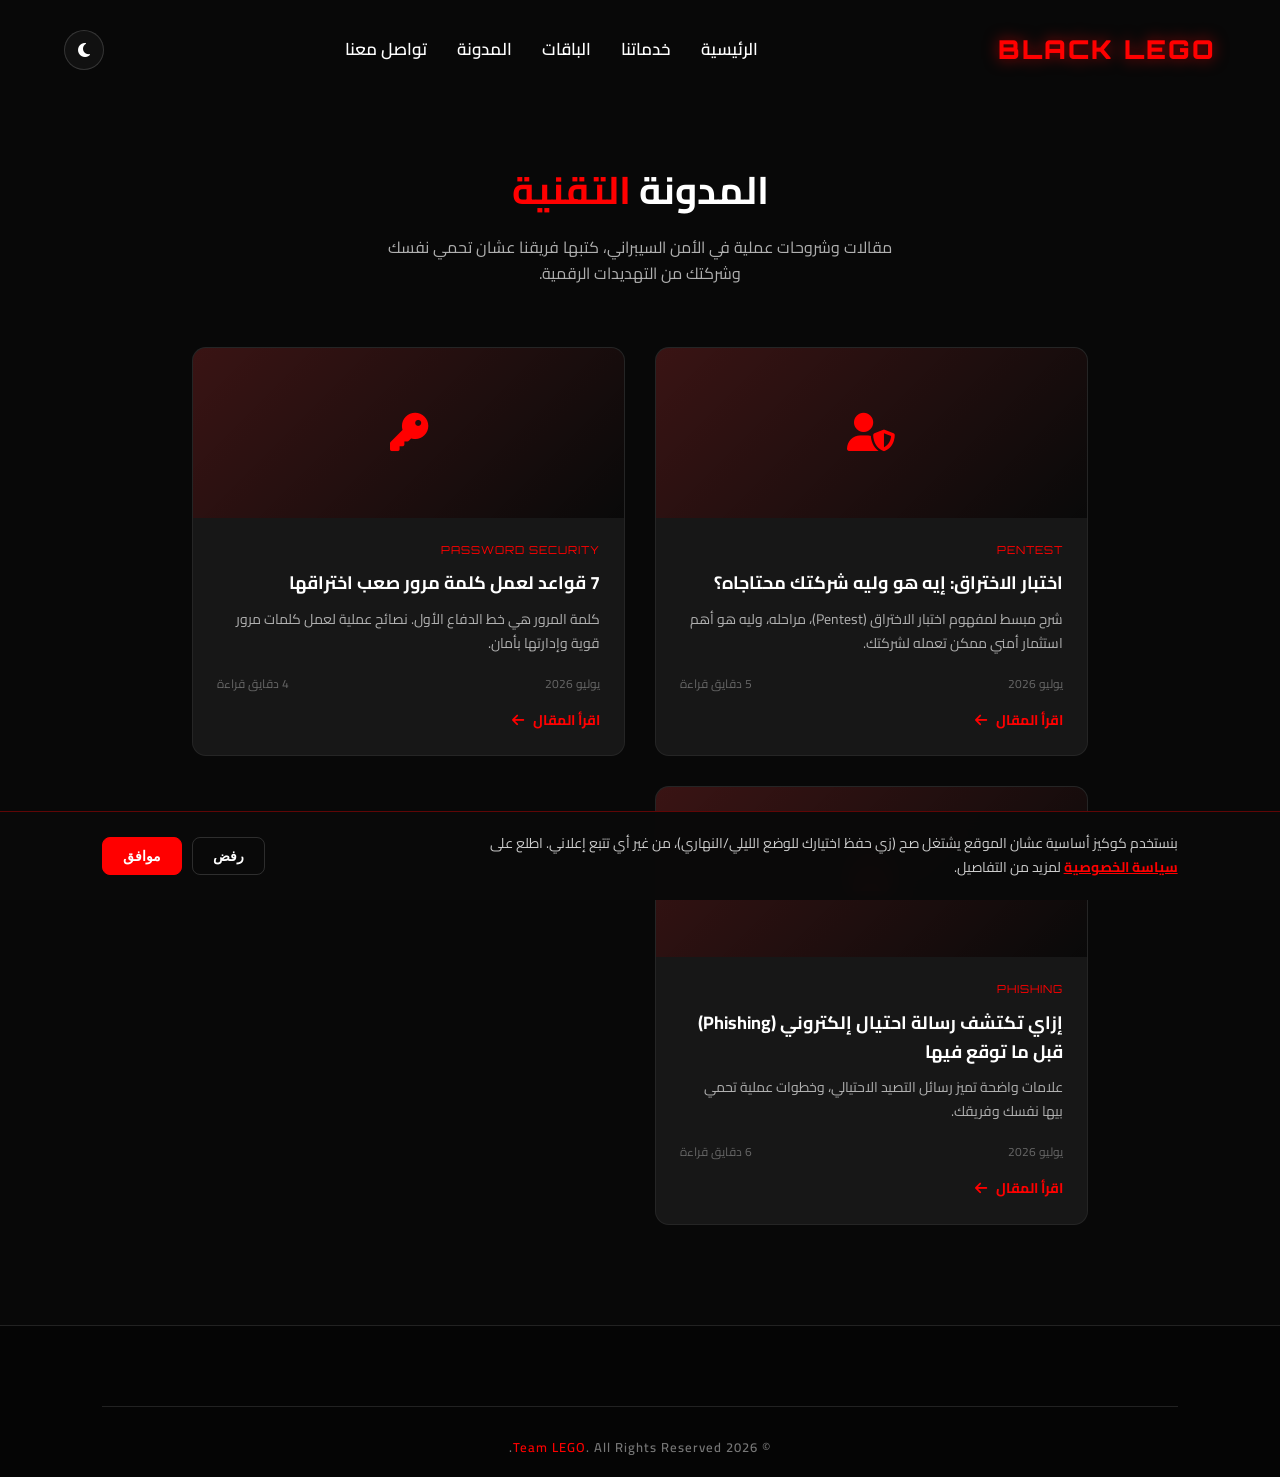
<file: blog.html>
<!DOCTYPE html>
<html lang="ar" dir="rtl">

<head>
    <meta charset="UTF-8">
    <meta name="viewport" content="width=device-width, initial-scale=1.0">
    <title>المدونة التقنية | Team LEGO</title>
    <meta name="description" content="مقالات ونصائح في الأمن السيبراني من فريق Team LEGO — اختبار الاختراق، حماية كلمات المرور، والتوعية من الاحتيال الإلكتروني.">
    <link rel="canonical" href="https://legoteam2.vercel.app/blog.html">
    <link rel="icon" type="image/png" href="logo.png">
    <link
        href="https://fonts.googleapis.com/css2?family=Cairo:wght@400;600;700;900&family=Orbitron:wght@500;900&display=swap"
        rel="stylesheet">
    <link rel="stylesheet" href="https://cdnjs.cloudflare.com/ajax/libs/font-awesome/6.5.1/css/all.min.css">
    <link rel="stylesheet" href="style.css">
</head>

<body>

    <header>
        <div class="nav-container">
            <div class="nav-logo"><h1 class="logo">Black Lego</h1></div>
            <nav class="nav-menu">
                <ul class="nav-links">
                    <li><a href="index.html" class="nav-link">الرئيسية</a></li>
                    <li><a href="index.html#features" class="nav-link">خدماتنا</a></li>
                    <li><a href="index.html#pricing" class="nav-link">الباقات</a></li>
                    <li><a href="blog.html" class="nav-link active">المدونة</a></li>
                    <li><a href="index.html#contact" class="nav-link">تواصل معنا</a></li>
                </ul>
            </nav>
                        <button class="theme-toggle" aria-label="تبديل الوضع الليلي/النهاري">
                <i class="fas fa-moon"></i><i class="fas fa-sun"></i>
            </button>
            <button class="mobile-menu-btn" aria-label="فتح القائمة"><i class="fas fa-bars"></i></button>
        </div>
    </header>

    <section class="blog-hero">
        <h1>المدونة <span style="color:var(--main-red)">التقنية</span></h1>
        <p>مقالات وشروحات عملية في الأمن السيبراني، كتبها فريقنا عشان تحمي نفسك وشركتك من التهديدات الرقمية.</p>
    </section>

    <div class="blog-grid">
        <a href="blog/pentest-basics.html" class="blog-card" style="text-decoration:none;">
            <div class="blog-card-img"><i class="fas fa-user-shield"></i></div>
            <div class="blog-card-body">
                <span class="blog-card-tag">PENTEST</span>
                <h3>اختبار الاختراق: إيه هو وليه شركتك محتاجاه؟</h3>
                <p>شرح مبسط لمفهوم اختبار الاختراق (Pentest)، مراحله، وليه هو أهم استثمار أمني ممكن تعمله لشركتك.</p>
                <div class="blog-card-meta"><span>يوليو 2026</span><span>5 دقايق قراءة</span></div>
                <span class="blog-read-link">اقرأ المقال <i class="fas fa-arrow-left"></i></span>
            </div>
        </a>

        <a href="blog/password-security.html" class="blog-card" style="text-decoration:none;">
            <div class="blog-card-img"><i class="fas fa-key"></i></div>
            <div class="blog-card-body">
                <span class="blog-card-tag">PASSWORD SECURITY</span>
                <h3>7 قواعد لعمل كلمة مرور صعب اختراقها</h3>
                <p>كلمة المرور هي خط الدفاع الأول. نصائح عملية لعمل كلمات مرور قوية وإدارتها بأمان.</p>
                <div class="blog-card-meta"><span>يوليو 2026</span><span>4 دقايق قراءة</span></div>
                <span class="blog-read-link">اقرأ المقال <i class="fas fa-arrow-left"></i></span>
            </div>
        </a>

        <a href="blog/phishing-awareness.html" class="blog-card" style="text-decoration:none;">
            <div class="blog-card-img"><i class="fas fa-envelope-open-text"></i></div>
            <div class="blog-card-body">
                <span class="blog-card-tag">PHISHING</span>
                <h3>إزاي تكتشف رسالة احتيال إلكتروني (Phishing) قبل ما توقع فيها</h3>
                <p>علامات واضحة تميز رسائل التصيد الاحتيالي، وخطوات عملية تحمي بيها نفسك وفريقك.</p>
                <div class="blog-card-meta"><span>يوليو 2026</span><span>6 دقايق قراءة</span></div>
                <span class="blog-read-link">اقرأ المقال <i class="fas fa-arrow-left"></i></span>
            </div>
        </a>
    </div>

    <footer class="cyber-footer">
        <div class="footer-bottom">
            <div class="container">
                <p>© 2026 <span class="red-text">Team LEGO</span>. All Rights Reserved.</p>
            </div>
        </div>
    </footer>

    <script src="script.js"></script>
    <div id="cookie-banner" class="cookie-banner">
        <p class="cookie-text">
            بنستخدم كوكيز أساسية عشان الموقع يشتغل صح (زي حفظ اختيارك للوضع الليلي/النهاري)، من غير أي
            تتبع إعلاني. اطلع على <a href="legal.html#privacy">سياسة الخصوصية</a> لمزيد من التفاصيل.
        </p>
        <div class="cookie-actions">
            <button id="cookie-reject" class="cookie-btn reject">رفض</button>
            <button id="cookie-accept" class="cookie-btn accept">موافق</button>
        </div>
    </div>

</body>

</html>
</file>
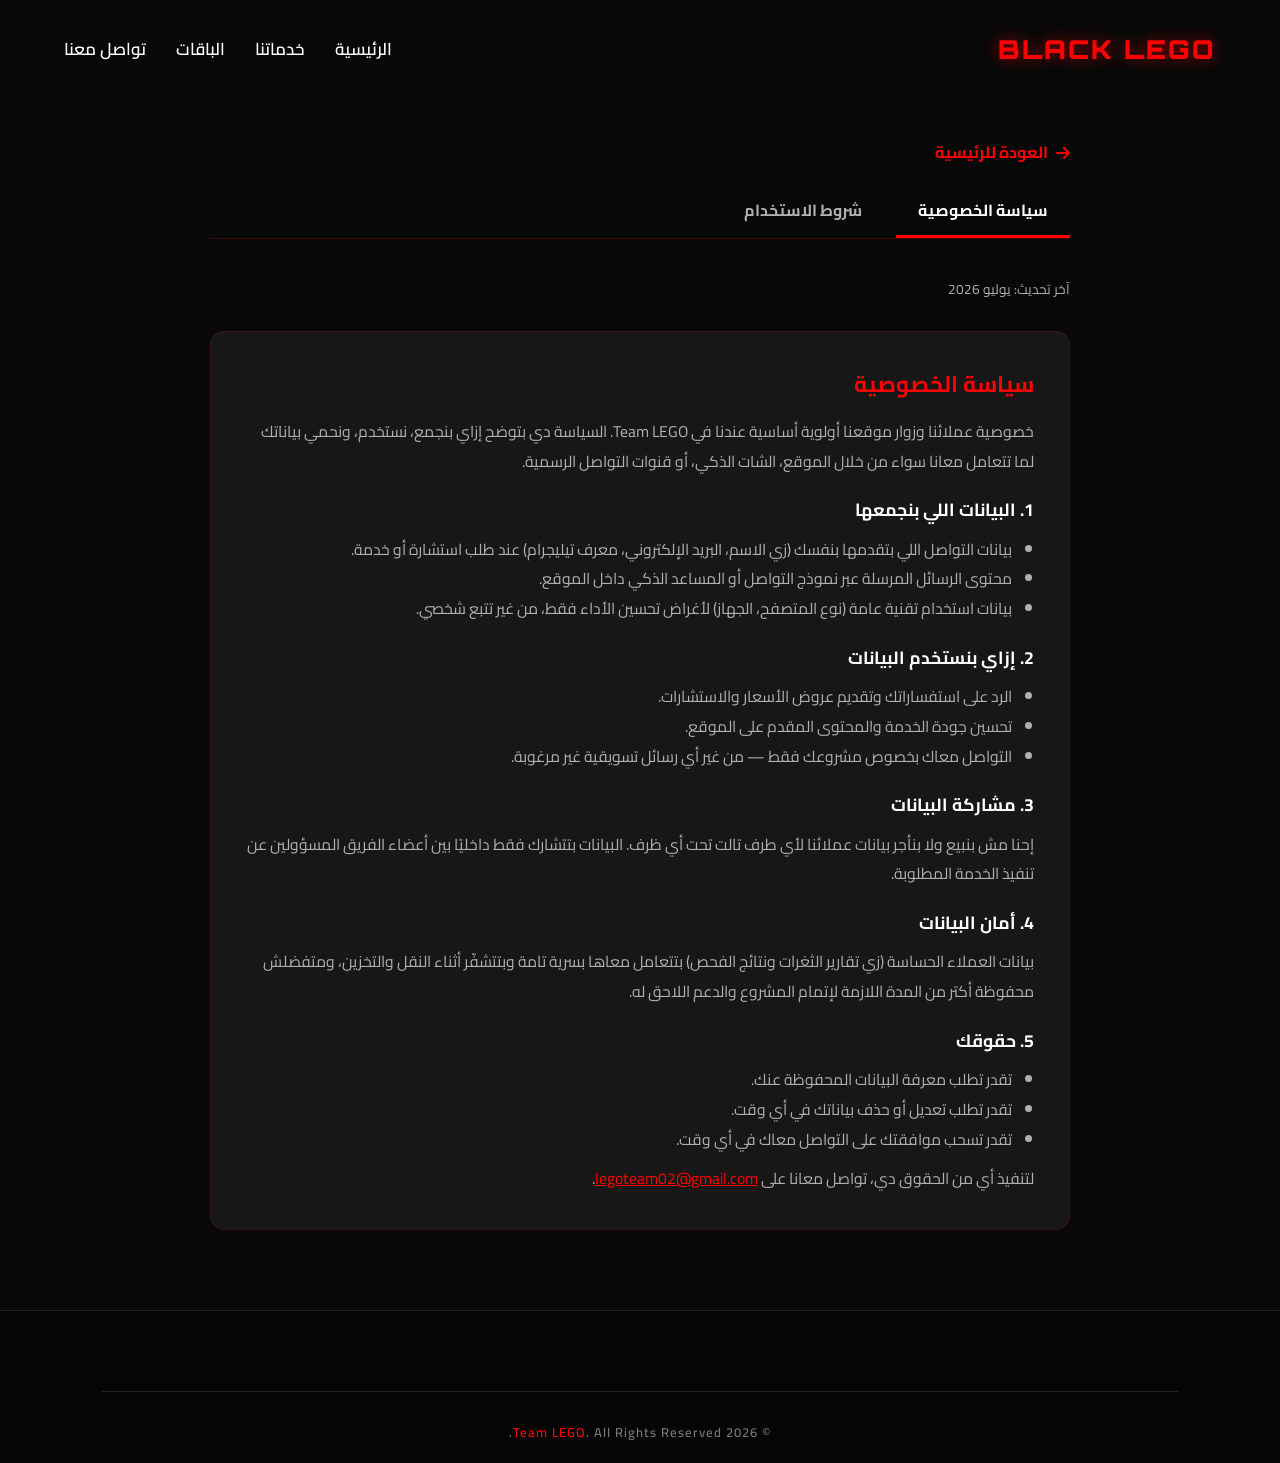
<file: legal.html>
<!DOCTYPE html>
<html lang="ar" dir="rtl">

<head>
    <meta charset="UTF-8">
    <meta name="viewport" content="width=device-width, initial-scale=1.0">
    <title>سياسة الخصوصية والشروط | Team LEGO</title>
    <meta name="description" content="سياسة الخصوصية وشروط الاستخدام الخاصة بخدمات Team LEGO في الأمن السيبراني.">
    <meta name="robots" content="noindex, follow">
    <link rel="icon" type="image/png" href="logo.png">
    <link
        href="https://fonts.googleapis.com/css2?family=Cairo:wght@400;600;700;900&family=Orbitron:wght@500;900&display=swap"
        rel="stylesheet">
    <link rel="stylesheet" href="https://cdnjs.cloudflare.com/ajax/libs/font-awesome/6.5.1/css/all.min.css">
    <link rel="stylesheet" href="style.css">
    <style>
        .legal-wrap {
            max-width: 900px;
            margin: 140px auto 80px;
            padding: 0 20px;
        }

        .legal-tabs {
            display: flex;
            gap: 12px;
            margin-bottom: 40px;
            border-bottom: 1px solid rgba(255, 0, 0, 0.25);
            flex-wrap: wrap;
        }

        .legal-tab {
            padding: 12px 22px;
            color: var(--text-gray);
            text-decoration: none;
            font-weight: 700;
            border-bottom: 3px solid transparent;
            transition: all .3s;
        }

        .legal-tab.active,
        .legal-tab:hover {
            color: #fff;
            border-bottom-color: var(--main-red);
        }

        .legal-section {
            background: var(--card-bg);
            border: 1px solid rgba(255, 0, 0, 0.15);
            border-radius: 14px;
            padding: 35px;
            margin-bottom: 30px;
        }

        .legal-section h2 {
            color: var(--main-red);
            font-size: 1.4rem;
            margin-bottom: 14px;
        }

        .legal-section h3 {
            color: #fff;
            font-size: 1.1rem;
            margin: 20px 0 10px;
        }

        .legal-section p,
        .legal-section li {
            color: var(--text-gray);
            line-height: 1.9;
            font-size: .98rem;
        }

        .legal-section ul {
            padding-right: 22px;
            margin-bottom: 10px;
        }

        .legal-updated {
            color: var(--text-gray);
            font-size: .85rem;
            margin-bottom: 30px;
        }

        .back-home {
            display: inline-flex;
            align-items: center;
            gap: 8px;
            color: var(--main-red);
            text-decoration: none;
            font-weight: 700;
            margin-bottom: 20px;
        }
    </style>
</head>

<body>

    <header>
        <div class="nav-container">
            <div class="nav-logo">
                <h1 class="logo">Black Lego</h1>
            </div>
            <nav class="nav-menu">
                <ul class="nav-links">
                    <li><a href="index.html" class="nav-link">الرئيسية</a></li>
                    <li><a href="index.html#features" class="nav-link">خدماتنا</a></li>
                    <li><a href="index.html#pricing" class="nav-link">الباقات</a></li>
                    <li><a href="index.html#contact" class="nav-link">تواصل معنا</a></li>
                </ul>
            </nav>
            <button class="mobile-menu-btn" aria-label="فتح القائمة"><i class="fas fa-bars"></i></button>
        </div>
    </header>

    <div class="legal-wrap">
        <a href="index.html" class="back-home"><i class="fas fa-arrow-right"></i> العودة للرئيسية</a>

        <div class="legal-tabs">
            <a href="#privacy" class="legal-tab active" data-tab="privacy">سياسة الخصوصية</a>
            <a href="#terms" class="legal-tab" data-tab="terms">شروط الاستخدام</a>
        </div>

        <p class="legal-updated">آخر تحديث: يوليو 2026</p>

        <!-- ============ PRIVACY POLICY ============ -->
        <section id="privacy" class="legal-section">
            <h2>سياسة الخصوصية</h2>
            <p>
                خصوصية عملائنا وزوار موقعنا أولوية أساسية عندنا في Team LEGO. السياسة دي بتوضح
                إزاي بنجمع، نستخدم، ونحمي بياناتك لما تتعامل معانا سواء من خلال الموقع، الشات
                الذكي، أو قنوات التواصل الرسمية.
            </p>

            <h3>1. البيانات اللي بنجمعها</h3>
            <ul>
                <li>بيانات التواصل اللي بتقدمها بنفسك (زي الاسم، البريد الإلكتروني، معرف تيليجرام) عند
                    طلب استشارة أو خدمة.</li>
                <li>محتوى الرسائل المرسلة عبر نموذج التواصل أو المساعد الذكي داخل الموقع.</li>
                <li>بيانات استخدام تقنية عامة (نوع المتصفح، الجهاز) لأغراض تحسين الأداء فقط، من غير
                    تتبع شخصي.</li>
            </ul>

            <h3>2. إزاي بنستخدم البيانات</h3>
            <ul>
                <li>الرد على استفساراتك وتقديم عروض الأسعار والاستشارات.</li>
                <li>تحسين جودة الخدمة والمحتوى المقدم على الموقع.</li>
                <li>التواصل معاك بخصوص مشروعك فقط — من غير أي رسائل تسويقية غير مرغوبة.</li>
            </ul>

            <h3>3. مشاركة البيانات</h3>
            <p>
                إحنا مش بنبيع ولا بنأجر بيانات عملائنا لأي طرف تالت تحت أي ظرف. البيانات بتتشارك فقط
                داخليًا بين أعضاء الفريق المسؤولين عن تنفيذ الخدمة المطلوبة.
            </p>

            <h3>4. أمان البيانات</h3>
            <p>
                بيانات العملاء الحساسة (زي تقارير الثغرات ونتائج الفحص) بتتعامل معاها بسرية تامة
                وبتتشفّر أثناء النقل والتخزين، ومتفضلش محفوظة أكتر من المدة اللازمة لإتمام المشروع
                والدعم اللاحق له.
            </p>

            <h3>5. حقوقك</h3>
            <ul>
                <li>تقدر تطلب معرفة البيانات المحفوظة عنك.</li>
                <li>تقدر تطلب تعديل أو حذف بياناتك في أي وقت.</li>
                <li>تقدر تسحب موافقتك على التواصل معاك في أي وقت.</li>
            </ul>
            <p>لتنفيذ أي من الحقوق دي، تواصل معانا على <a href="mailto:legoteam02@gmail.com"
                    style="color:var(--main-red)">legoteam02@gmail.com</a>.</p>
        </section>

        <!-- ============ TERMS OF SERVICE ============ -->
        <section id="terms" class="legal-section" style="display:none;">
            <h2>شروط الاستخدام</h2>

            <h3>1. نطاق الخدمة</h3>
            <p>
                جميع خدمات اختبار الاختراق والفحص الأمني اللي بيقدمها Team LEGO بتتم <strong>حصريًا</strong>
                على الأنظمة والحسابات اللي يمتلكها العميل أو يملك تفويضًا قانونيًا موثقًا (Authorization
                Letter) لاختبارها. أي طلب لاختراق أنظمة أو حسابات مش مملوكة لطالب الخدمة أو من غير
                تفويض رسمي هيتم رفضه فورًا.
            </p>

            <h3>2. اتفاقية بدء العمل</h3>
            <p>
                قبل بدء أي مشروع، بيتم توقيع اتفاقية تحدد نطاق العمل (Scope of Work)، مدة التنفيذ،
                والمخرجات المتفق عليها (تقرير مفصل، توصيات إصلاح، دعم بعد التسليم).
            </p>

            <h3>3. السرية</h3>
            <p>
                أي معلومات أو ثغرات يتم اكتشافها أثناء تنفيذ الخدمة بتتعامل معاها بسرية تامة، ومش
                بيتم الكشف عنها أو مشاركتها مع أي طرف تالت من غير إذن كتابي صريح من العميل.
            </p>

            <h3>4. حدود المسؤولية</h3>
            <p>
                Team LEGO بيبذل أقصى درجات الحرص المهني أثناء تنفيذ الفحوصات، لكن مش بيضمن اكتشاف
                100% من الثغرات الممكنة، لأن الأمن السيبراني عملية مستمرة مش نتيجة نهائية ثابتة.
            </p>

            <h3>5. الدفع والباقات</h3>
            <p>
                تفاصيل الأسعار والدفع بيتم الاتفاق عليها بشكل مباشر حسب نطاق كل مشروع، والباقات
                المعروضة في الموقع تعتبر توضيحية وقابلة للتخصيص حسب احتياجات العميل.
            </p>

            <h3>6. التعديلات</h3>
            <p>
                Team LEGO بيحتفظ بحق تحديث الشروط دي في أي وقت، وأي تعديل هيتم نشره على الموقع
                بتاريخ التحديث الجديد.
            </p>
        </section>
    </div>

    <footer class="cyber-footer">
        <div class="footer-bottom">
            <div class="container">
                <p>© 2026 <span class="red-text">Team LEGO</span>. All Rights Reserved.</p>
            </div>
        </div>
    </footer>

    <script>
        function activateTab(name) {
            document.querySelectorAll('.legal-tab').forEach(t => t.classList.toggle('active', t.dataset.tab === name));
            document.querySelectorAll('.legal-section').forEach(s => s.style.display = (s.id === name ? 'block' : 'none'));
        }
        document.querySelectorAll('.legal-tab').forEach(tab => {
            tab.addEventListener('click', (e) => {
                e.preventDefault();
                activateTab(tab.dataset.tab);
            });
        });
        const initial = window.location.hash.replace('#', '');
        if (initial === 'terms' || initial === 'privacy') activateTab(initial);
    </script>
</body>

</html>
</file>
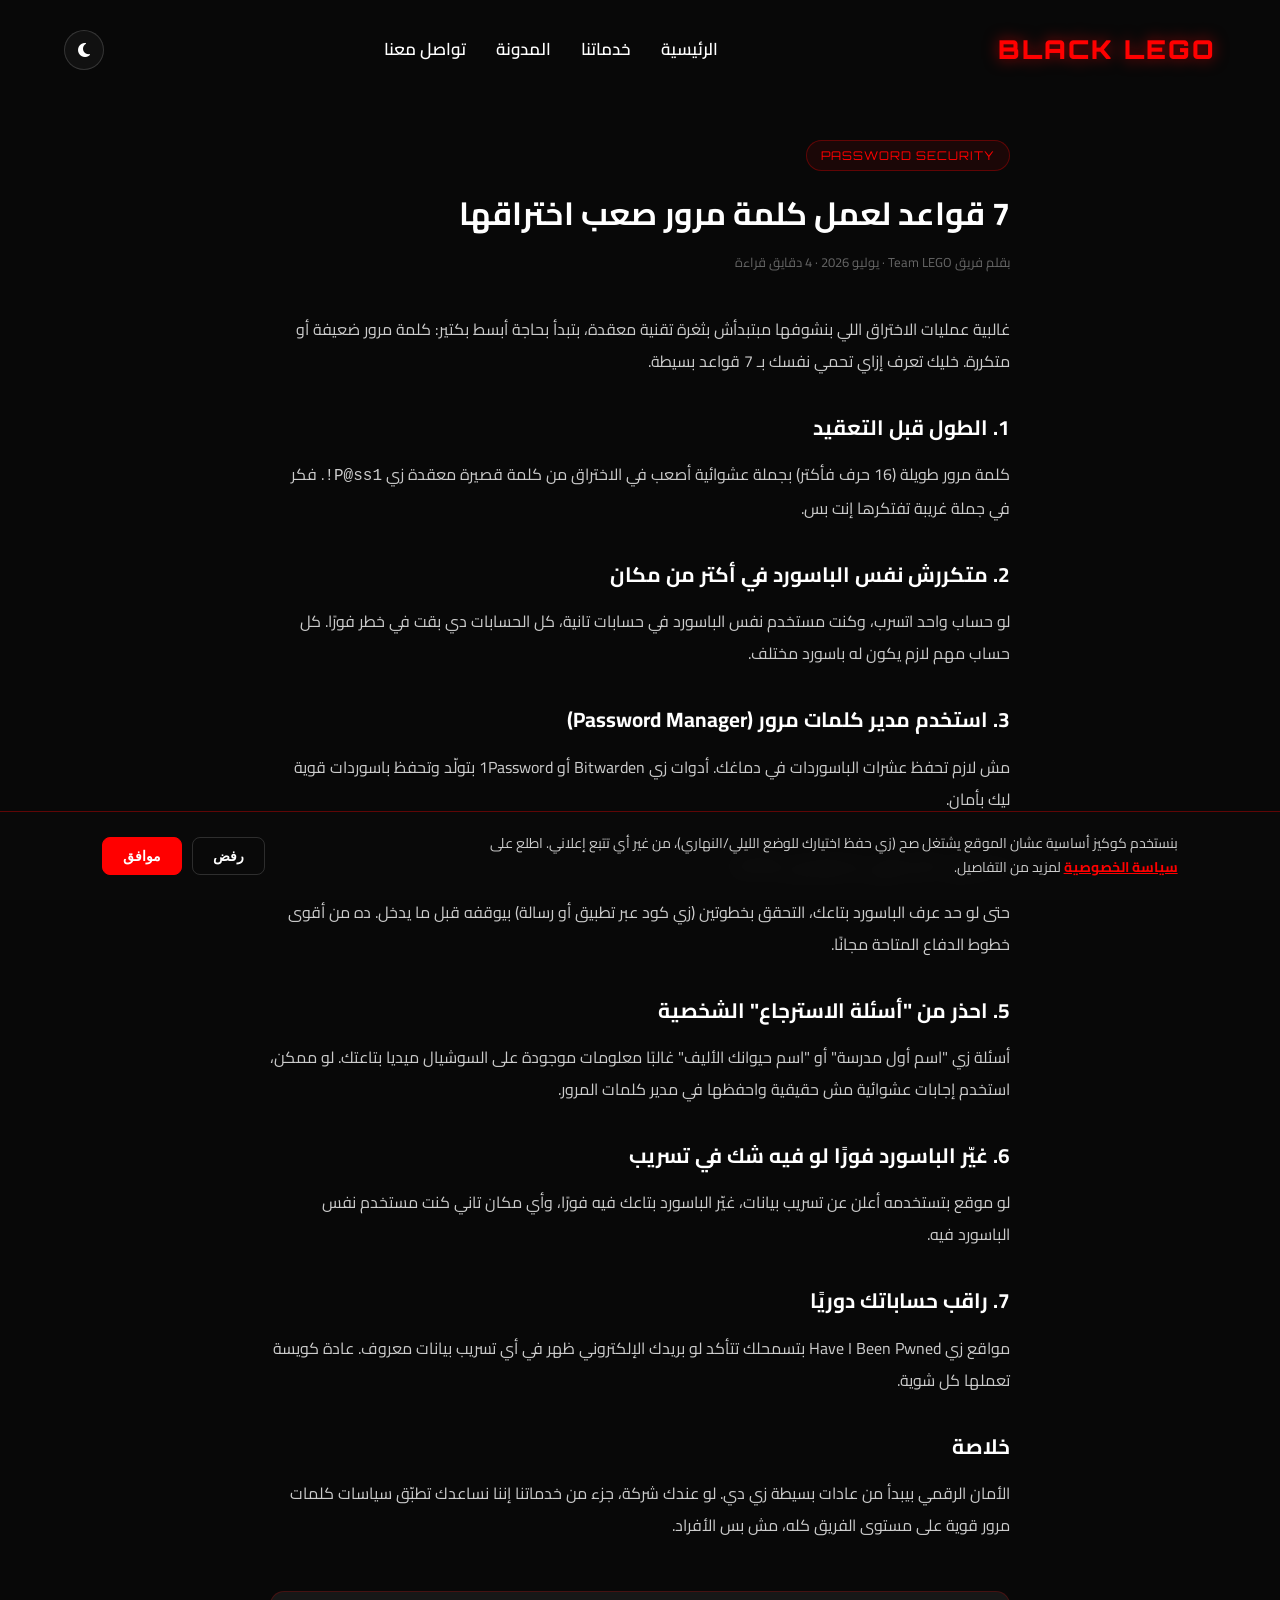
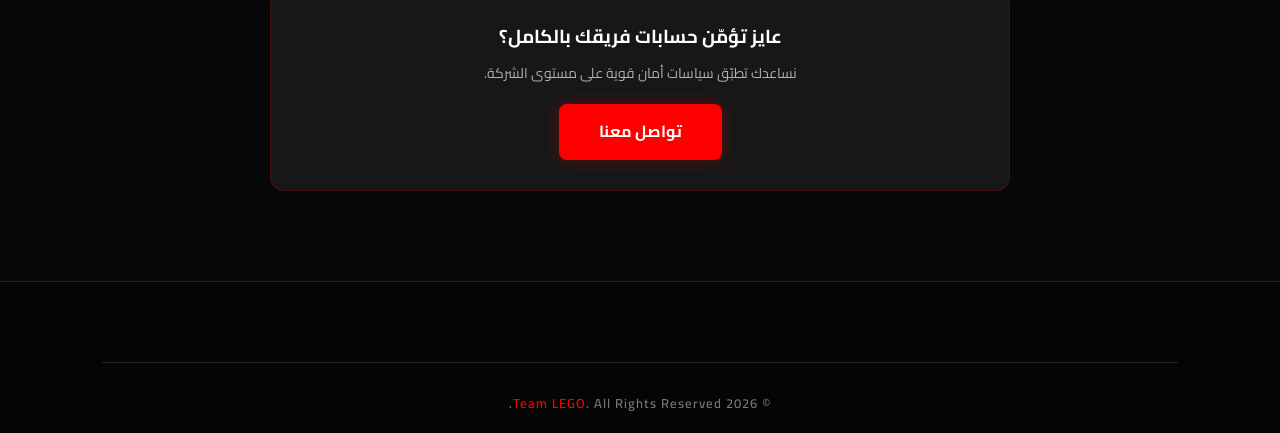
<file: password-security.html>
<!DOCTYPE html>
<html lang="ar" dir="rtl">

<head>
    <meta charset="UTF-8">
    <meta name="viewport" content="width=device-width, initial-scale=1.0">
    <title>7 قواعد لعمل كلمة مرور صعب اختراقها | مدونة Team LEGO</title>
    <meta name="description" content="كلمة المرور هي خط الدفاع الأول. نصائح عملية لعمل كلمات مرور قوية وإدارتها بأمان.">
    <link rel="canonical" href="https://legoteam2.vercel.app/blog/password-security.html">
    <link rel="icon" type="image/png" href="../logo.png">
    <link
        href="https://fonts.googleapis.com/css2?family=Cairo:wght@400;600;700;900&family=Orbitron:wght@500;900&display=swap"
        rel="stylesheet">
    <link rel="stylesheet" href="https://cdnjs.cloudflare.com/ajax/libs/font-awesome/6.5.1/css/all.min.css">
    <link rel="stylesheet" href="../style.css">
</head>

<body>

    <header>
        <div class="nav-container">
            <div class="nav-logo"><h1 class="logo">Black Lego</h1></div>
            <nav class="nav-menu">
                <ul class="nav-links">
                    <li><a href="../index.html" class="nav-link">الرئيسية</a></li>
                    <li><a href="../index.html#features" class="nav-link">خدماتنا</a></li>
                    <li><a href="../blog.html" class="nav-link active">المدونة</a></li>
                    <li><a href="../index.html#contact" class="nav-link">تواصل معنا</a></li>
                </ul>
            </nav>
                        <button class="theme-toggle" aria-label="تبديل الوضع الليلي/النهاري">
                <i class="fas fa-moon"></i><i class="fas fa-sun"></i>
            </button>
            <button class="mobile-menu-btn" aria-label="فتح القائمة"><i class="fas fa-bars"></i></button>
        </div>
    </header>

    <article class="article-wrap">
        <span class="article-tag">PASSWORD SECURITY</span>
        <h1>7 قواعد لعمل كلمة مرور صعب اختراقها</h1>
        <div class="article-meta">بقلم فريق Team LEGO · يوليو 2026 · 4 دقايق قراءة</div>

        <div class="article-body">
            <p>
                غالبية عمليات الاختراق اللي بنشوفها مبتبدأش بثغرة تقنية معقدة، بتبدأ بحاجة أبسط بكتير:
                كلمة مرور ضعيفة أو متكررة. خليك تعرف إزاي تحمي نفسك بـ 7 قواعد بسيطة.
            </p>

            <h2>1. الطول قبل التعقيد</h2>
            <p>
                كلمة مرور طويلة (16 حرف فأكتر) بجملة عشوائية أصعب في الاختراق من كلمة قصيرة معقدة زي
                <code>P@ss1!</code>. فكر في جملة غريبة تفتكرها إنت بس.
            </p>

            <h2>2. متكررش نفس الباسورد في أكتر من مكان</h2>
            <p>
                لو حساب واحد اتسرب، وكنت مستخدم نفس الباسورد في حسابات تانية، كل الحسابات دي بقت في خطر
                فورًا. كل حساب مهم لازم يكون له باسورد مختلف.
            </p>

            <h2>3. استخدم مدير كلمات مرور (Password Manager)</h2>
            <p>
                مش لازم تحفظ عشرات الباسوردات في دماغك. أدوات زي Bitwarden أو 1Password بتولّد وتحفظ
                باسوردات قوية ليك بأمان.
            </p>

            <h2>4. فعّل التحقق بخطوتين (2FA)</h2>
            <p>
                حتى لو حد عرف الباسورد بتاعك، التحقق بخطوتين (زي كود عبر تطبيق أو رسالة) بيوقفه قبل ما
                يدخل. ده من أقوى خطوط الدفاع المتاحة مجانًا.
            </p>

            <h2>5. احذر من "أسئلة الاسترجاع" الشخصية</h2>
            <p>
                أسئلة زي "اسم أول مدرسة" أو "اسم حيوانك الأليف" غالبًا معلومات موجودة على السوشيال ميديا
                بتاعتك. لو ممكن، استخدم إجابات عشوائية مش حقيقية واحفظها في مدير كلمات المرور.
            </p>

            <h2>6. غيّر الباسورد فورًا لو فيه شك في تسريب</h2>
            <p>
                لو موقع بتستخدمه أعلن عن تسريب بيانات، غيّر الباسورد بتاعك فيه فورًا، وأي مكان تاني كنت
                مستخدم نفس الباسورد فيه.
            </p>

            <h2>7. راقب حساباتك دوريًا</h2>
            <p>
                مواقع زي Have I Been Pwned بتسمحلك تتأكد لو بريدك الإلكتروني ظهر في أي تسريب بيانات معروف.
                عادة كويسة تعملها كل شوية.
            </p>

            <h2>خلاصة</h2>
            <p>
                الأمان الرقمي بيبدأ من عادات بسيطة زي دي. لو عندك شركة، جزء من خدماتنا إننا نساعدك تطبّق
                سياسات كلمات مرور قوية على مستوى الفريق كله، مش بس الأفراد.
            </p>
        </div>

        <div class="article-cta">
            <h3>عايز تؤمّن حسابات فريقك بالكامل؟</h3>
            <p>نساعدك تطبّق سياسات أمان قوية على مستوى الشركة.</p>
            <a href="../index.html#contact" class="btn-main">تواصل معنا</a>
        </div>
    </article>

    <footer class="cyber-footer">
        <div class="footer-bottom">
            <div class="container">
                <p>© 2026 <span class="red-text">Team LEGO</span>. All Rights Reserved.</p>
            </div>
        </div>
    </footer>

    <script src="../script.js"></script>
    <div id="cookie-banner" class="cookie-banner">
        <p class="cookie-text">
            بنستخدم كوكيز أساسية عشان الموقع يشتغل صح (زي حفظ اختيارك للوضع الليلي/النهاري)، من غير أي
            تتبع إعلاني. اطلع على <a href="../legal.html#privacy">سياسة الخصوصية</a> لمزيد من التفاصيل.
        </p>
        <div class="cookie-actions">
            <button id="cookie-reject" class="cookie-btn reject">رفض</button>
            <button id="cookie-accept" class="cookie-btn accept">موافق</button>
        </div>
    </div>

</body>

</html>
</file>
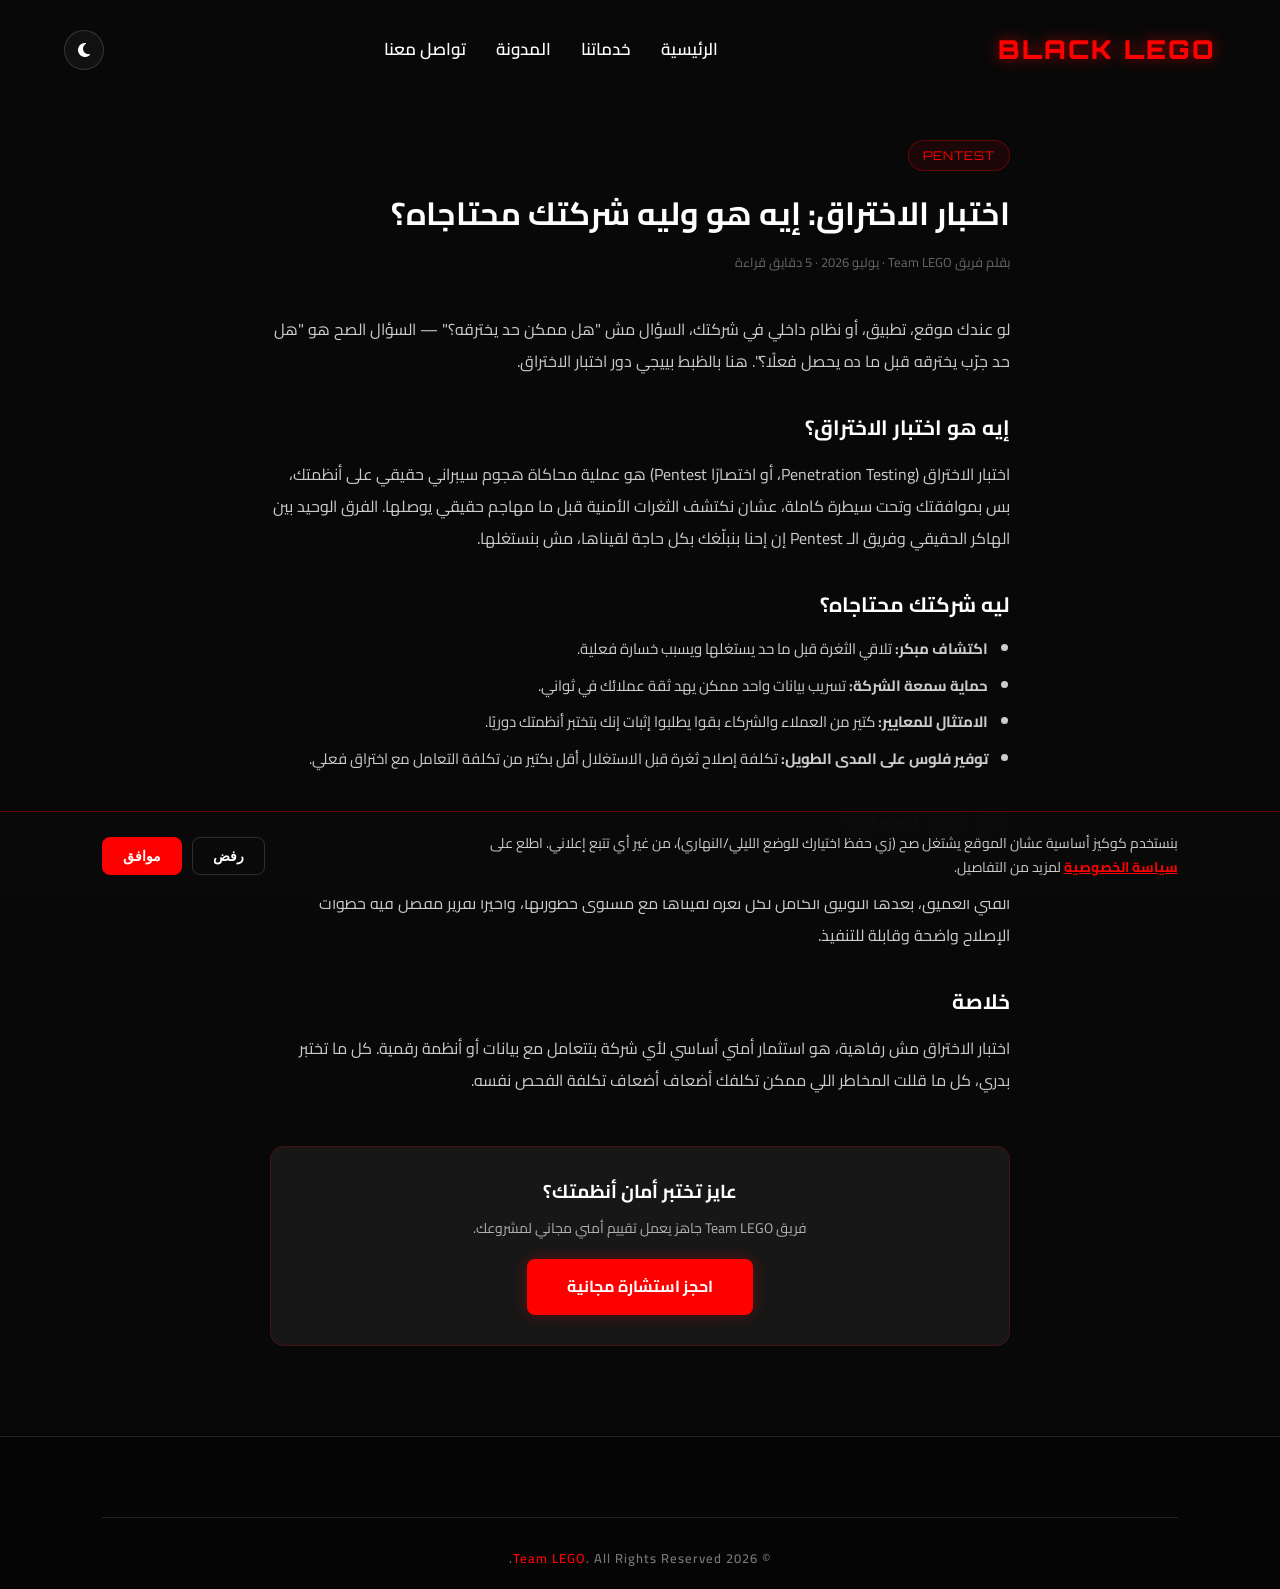
<file: pentest-basics.html>
<!DOCTYPE html>
<html lang="ar" dir="rtl">

<head>
    <meta charset="UTF-8">
    <meta name="viewport" content="width=device-width, initial-scale=1.0">
    <title>اختبار الاختراق: إيه هو وليه شركتك محتاجاه؟ | مدونة Team LEGO</title>
    <meta name="description" content="شرح مبسط لمفهوم اختبار الاختراق (Pentest)، مراحله، وليه هو أهم استثمار أمني ممكن تعمله لشركتك.">
    <link rel="canonical" href="https://legoteam2.vercel.app/blog/pentest-basics.html">
    <link rel="icon" type="image/png" href="../logo.png">
    <link
        href="https://fonts.googleapis.com/css2?family=Cairo:wght@400;600;700;900&family=Orbitron:wght@500;900&display=swap"
        rel="stylesheet">
    <link rel="stylesheet" href="https://cdnjs.cloudflare.com/ajax/libs/font-awesome/6.5.1/css/all.min.css">
    <link rel="stylesheet" href="../style.css">
</head>

<body>

    <header>
        <div class="nav-container">
            <div class="nav-logo"><h1 class="logo">Black Lego</h1></div>
            <nav class="nav-menu">
                <ul class="nav-links">
                    <li><a href="../index.html" class="nav-link">الرئيسية</a></li>
                    <li><a href="../index.html#features" class="nav-link">خدماتنا</a></li>
                    <li><a href="../blog.html" class="nav-link active">المدونة</a></li>
                    <li><a href="../index.html#contact" class="nav-link">تواصل معنا</a></li>
                </ul>
            </nav>
                        <button class="theme-toggle" aria-label="تبديل الوضع الليلي/النهاري">
                <i class="fas fa-moon"></i><i class="fas fa-sun"></i>
            </button>
            <button class="mobile-menu-btn" aria-label="فتح القائمة"><i class="fas fa-bars"></i></button>
        </div>
    </header>

    <article class="article-wrap">
        <span class="article-tag">PENTEST</span>
        <h1>اختبار الاختراق: إيه هو وليه شركتك محتاجاه؟</h1>
        <div class="article-meta">بقلم فريق Team LEGO · يوليو 2026 · 5 دقايق قراءة</div>

        <div class="article-body">
            <p>
                لو عندك موقع، تطبيق، أو نظام داخلي في شركتك، السؤال مش "هل ممكن حد يخترقه؟" — السؤال الصح
                هو "هل حد جرّب يخترقه قبل ما ده يحصل فعلًا؟". هنا بالظبط بييجي دور اختبار الاختراق.
            </p>

            <h2>إيه هو اختبار الاختراق؟</h2>
            <p>
                اختبار الاختراق (Penetration Testing، أو اختصارًا Pentest) هو عملية محاكاة هجوم سيبراني حقيقي
                على أنظمتك، بس بموافقتك وتحت سيطرة كاملة، عشان نكتشف الثغرات الأمنية قبل ما مهاجم حقيقي
                يوصلها. الفرق الوحيد بين الهاكر الحقيقي وفريق الـ Pentest إن إحنا بنبلّغك بكل حاجة لقيناها،
                مش بنستغلها.
            </p>

            <h2>ليه شركتك محتاجاه؟</h2>
            <ul>
                <li><strong>اكتشاف مبكر:</strong> تلاقي الثغرة قبل ما حد يستغلها ويسبب خسارة فعلية.</li>
                <li><strong>حماية سمعة الشركة:</strong> تسريب بيانات واحد ممكن يهد ثقة عملائك في ثواني.</li>
                <li><strong>الامتثال للمعايير:</strong> كتير من العملاء والشركاء بقوا يطلبوا إثبات إنك بتختبر
                    أنظمتك دوريًا.</li>
                <li><strong>توفير فلوس على المدى الطويل:</strong> تكلفة إصلاح ثغرة قبل الاستغلال أقل بكتير
                    من تكلفة التعامل مع اختراق فعلي.</li>
            </ul>

            <h2>إزاي بتتم العملية؟</h2>
            <p>
                بنبدأ بمرحلة تقييم وتحديد نطاق العمل (أي أنظمة هنفحص وأي حاجة برة النطاق)، بعدين مرحلة
                الفحص والتحليل الفني العميق، بعدها التوثيق الكامل لكل ثغرة لقيناها مع مستوى خطورتها،
                وأخيرًا تقرير مفصل فيه خطوات الإصلاح واضحة وقابلة للتنفيذ.
            </p>

            <h2>خلاصة</h2>
            <p>
                اختبار الاختراق مش رفاهية، هو استثمار أمني أساسي لأي شركة بتتعامل مع بيانات أو أنظمة رقمية.
                كل ما تختبر بدري، كل ما قللت المخاطر اللي ممكن تكلفك أضعاف أضعاف تكلفة الفحص نفسه.
            </p>
        </div>

        <div class="article-cta">
            <h3>عايز تختبر أمان أنظمتك؟</h3>
            <p>فريق Team LEGO جاهز يعمل تقييم أمني مجاني لمشروعك.</p>
            <a href="../index.html#contact" class="btn-main">احجز استشارة مجانية</a>
        </div>
    </article>

    <footer class="cyber-footer">
        <div class="footer-bottom">
            <div class="container">
                <p>© 2026 <span class="red-text">Team LEGO</span>. All Rights Reserved.</p>
            </div>
        </div>
    </footer>

    <script src="../script.js"></script>
    <div id="cookie-banner" class="cookie-banner">
        <p class="cookie-text">
            بنستخدم كوكيز أساسية عشان الموقع يشتغل صح (زي حفظ اختيارك للوضع الليلي/النهاري)، من غير أي
            تتبع إعلاني. اطلع على <a href="../legal.html#privacy">سياسة الخصوصية</a> لمزيد من التفاصيل.
        </p>
        <div class="cookie-actions">
            <button id="cookie-reject" class="cookie-btn reject">رفض</button>
            <button id="cookie-accept" class="cookie-btn accept">موافق</button>
        </div>
    </div>

</body>

</html>
</file>
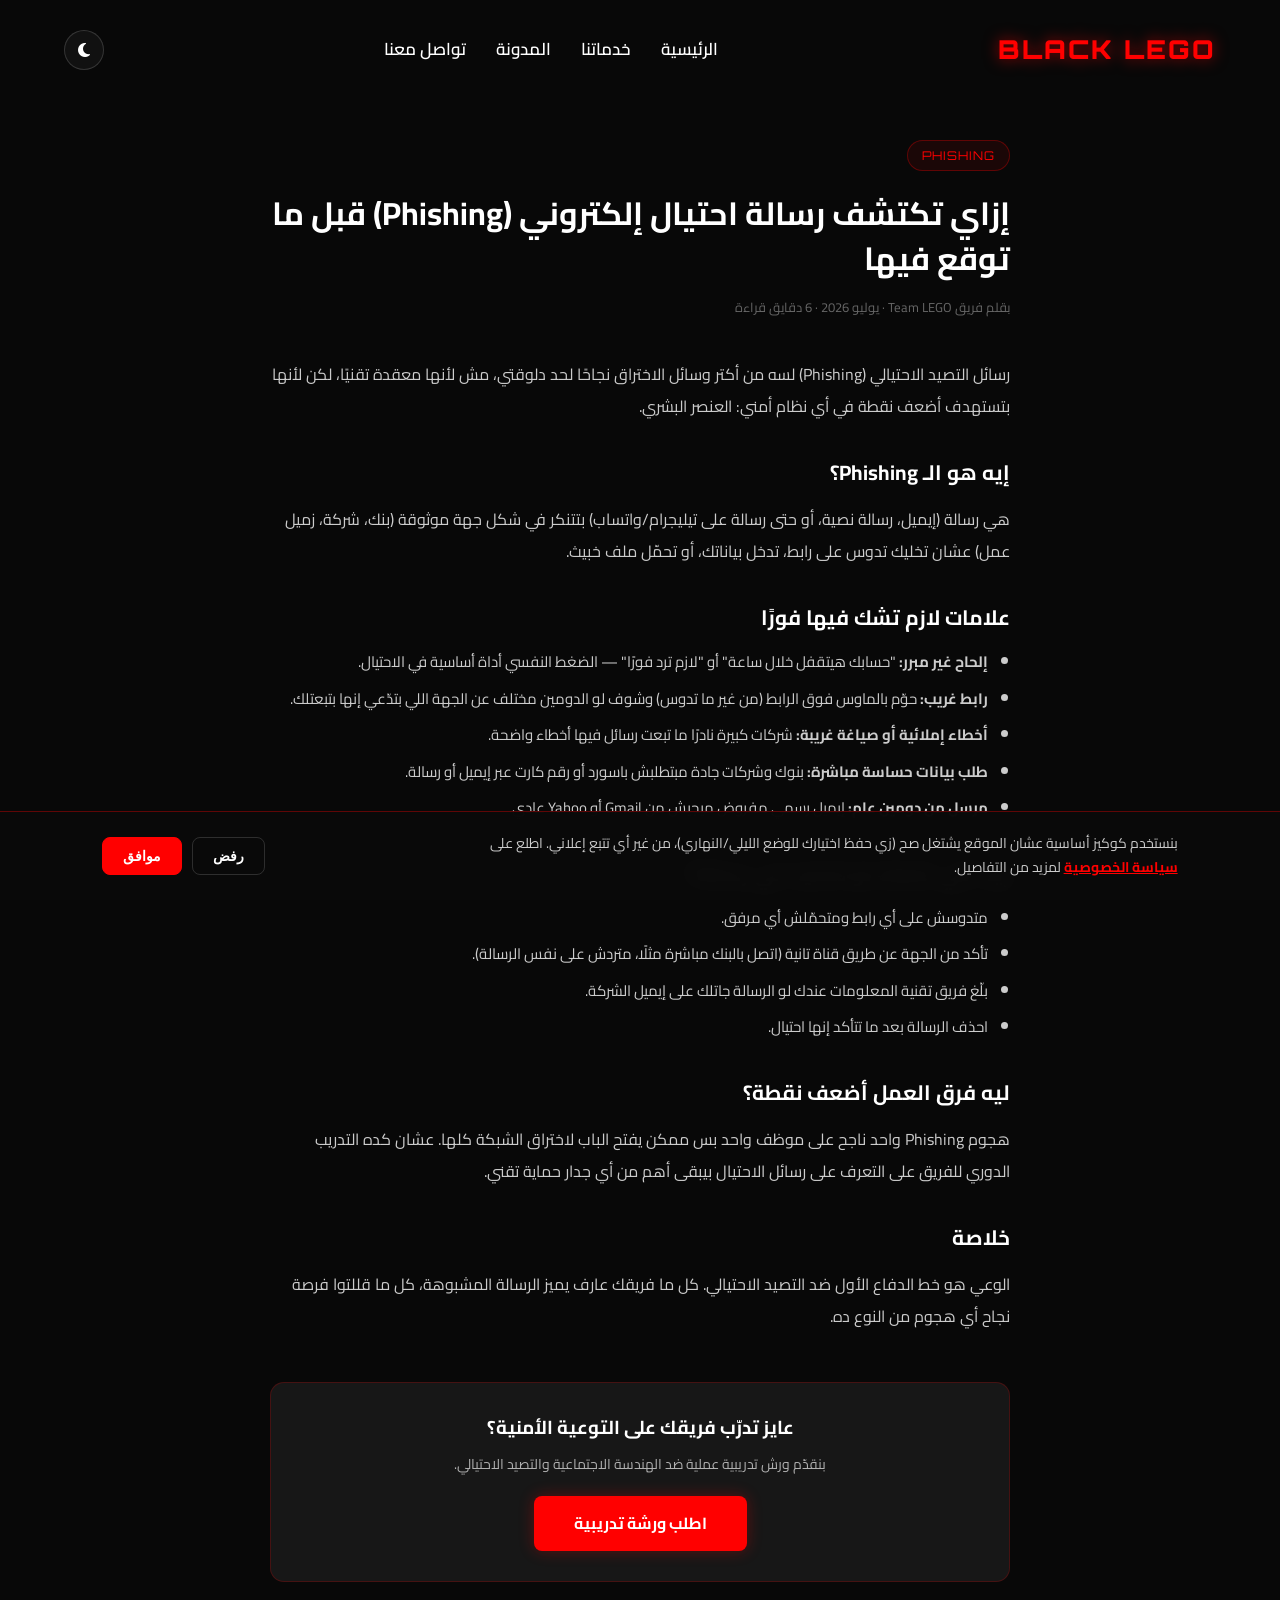
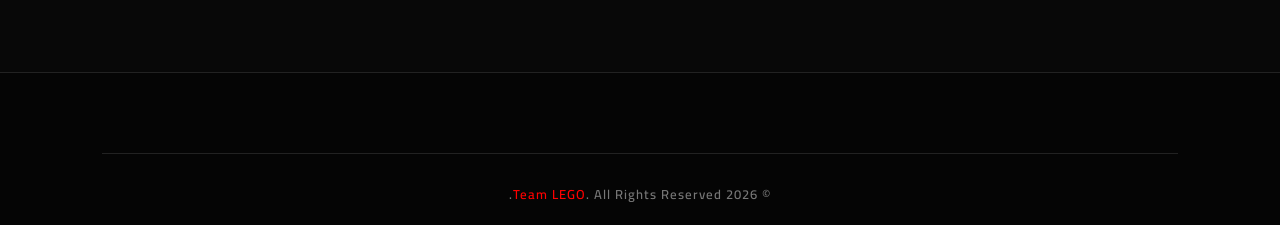
<file: phishing-awareness.html>
<!DOCTYPE html>
<html lang="ar" dir="rtl">

<head>
    <meta charset="UTF-8">
    <meta name="viewport" content="width=device-width, initial-scale=1.0">
    <title>إزاي تكتشف رسالة احتيال إلكتروني (Phishing) | مدونة Team LEGO</title>
    <meta name="description" content="علامات واضحة تميز رسائل التصيد الاحتيالي، وخطوات عملية تحمي بيها نفسك وفريقك.">
    <link rel="canonical" href="https://legoteam2.vercel.app/blog/phishing-awareness.html">
    <link rel="icon" type="image/png" href="../logo.png">
    <link
        href="https://fonts.googleapis.com/css2?family=Cairo:wght@400;600;700;900&family=Orbitron:wght@500;900&display=swap"
        rel="stylesheet">
    <link rel="stylesheet" href="https://cdnjs.cloudflare.com/ajax/libs/font-awesome/6.5.1/css/all.min.css">
    <link rel="stylesheet" href="../style.css">
</head>

<body>

    <header>
        <div class="nav-container">
            <div class="nav-logo"><h1 class="logo">Black Lego</h1></div>
            <nav class="nav-menu">
                <ul class="nav-links">
                    <li><a href="../index.html" class="nav-link">الرئيسية</a></li>
                    <li><a href="../index.html#features" class="nav-link">خدماتنا</a></li>
                    <li><a href="../blog.html" class="nav-link active">المدونة</a></li>
                    <li><a href="../index.html#contact" class="nav-link">تواصل معنا</a></li>
                </ul>
            </nav>
                        <button class="theme-toggle" aria-label="تبديل الوضع الليلي/النهاري">
                <i class="fas fa-moon"></i><i class="fas fa-sun"></i>
            </button>
            <button class="mobile-menu-btn" aria-label="فتح القائمة"><i class="fas fa-bars"></i></button>
        </div>
    </header>

    <article class="article-wrap">
        <span class="article-tag">PHISHING</span>
        <h1>إزاي تكتشف رسالة احتيال إلكتروني (Phishing) قبل ما توقع فيها</h1>
        <div class="article-meta">بقلم فريق Team LEGO · يوليو 2026 · 6 دقايق قراءة</div>

        <div class="article-body">
            <p>
                رسائل التصيد الاحتيالي (Phishing) لسه من أكتر وسائل الاختراق نجاحًا لحد دلوقتي، مش لأنها
                معقدة تقنيًا، لكن لأنها بتستهدف أضعف نقطة في أي نظام أمني: العنصر البشري.
            </p>

            <h2>إيه هو الـ Phishing؟</h2>
            <p>
                هي رسالة (إيميل، رسالة نصية، أو حتى رسالة على تيليجرام/واتساب) بتتنكر في شكل جهة موثوقة
                (بنك، شركة، زميل عمل) عشان تخليك تدوس على رابط، تدخل بياناتك، أو تحمّل ملف خبيث.
            </p>

            <h2>علامات لازم تشك فيها فورًا</h2>
            <ul>
                <li><strong>إلحاح غير مبرر:</strong> "حسابك هيتقفل خلال ساعة" أو "لازم ترد فورًا" — الضغط
                    النفسي أداة أساسية في الاحتيال.</li>
                <li><strong>رابط غريب:</strong> حوّم بالماوس فوق الرابط (من غير ما تدوس) وشوف لو الدومين
                    مختلف عن الجهة اللي بتدّعي إنها بتبعتلك.</li>
                <li><strong>أخطاء إملائية أو صياغة غريبة:</strong> شركات كبيرة نادرًا ما تبعت رسائل فيها
                    أخطاء واضحة.</li>
                <li><strong>طلب بيانات حساسة مباشرة:</strong> بنوك وشركات جادة مبتطلبش باسورد أو رقم كارت
                    عبر إيميل أو رسالة.</li>
                <li><strong>مرسل من دومين عام:</strong> إيميل رسمي مفروض ميجيش من Gmail أو Yahoo عادي.</li>
            </ul>

            <h2>إيه اللي تعمله لو شكيت في رسالة؟</h2>
            <ul>
                <li>متدوسش على أي رابط ومتحمّلش أي مرفق.</li>
                <li>تأكد من الجهة عن طريق قناة تانية (اتصل بالبنك مباشرة مثلًا، متردش على نفس الرسالة).</li>
                <li>بلّغ فريق تقنية المعلومات عندك لو الرسالة جاتلك على إيميل الشركة.</li>
                <li>احذف الرسالة بعد ما تتأكد إنها احتيال.</li>
            </ul>

            <h2>ليه فرق العمل أضعف نقطة؟</h2>
            <p>
                هجوم Phishing واحد ناجح على موظف واحد بس ممكن يفتح الباب لاختراق الشبكة كلها. عشان كده
                التدريب الدوري للفريق على التعرف على رسائل الاحتيال بيبقى أهم من أي جدار حماية تقني.
            </p>

            <h2>خلاصة</h2>
            <p>
                الوعي هو خط الدفاع الأول ضد التصيد الاحتيالي. كل ما فريقك عارف يميز الرسالة المشبوهة، كل
                ما قللتوا فرصة نجاح أي هجوم من النوع ده.
            </p>
        </div>

        <div class="article-cta">
            <h3>عايز تدرّب فريقك على التوعية الأمنية؟</h3>
            <p>بنقدّم ورش تدريبية عملية ضد الهندسة الاجتماعية والتصيد الاحتيالي.</p>
            <a href="../index.html#contact" class="btn-main">اطلب ورشة تدريبية</a>
        </div>
    </article>

    <footer class="cyber-footer">
        <div class="footer-bottom">
            <div class="container">
                <p>© 2026 <span class="red-text">Team LEGO</span>. All Rights Reserved.</p>
            </div>
        </div>
    </footer>

    <script src="../script.js"></script>
    <div id="cookie-banner" class="cookie-banner">
        <p class="cookie-text">
            بنستخدم كوكيز أساسية عشان الموقع يشتغل صح (زي حفظ اختيارك للوضع الليلي/النهاري)، من غير أي
            تتبع إعلاني. اطلع على <a href="../legal.html#privacy">سياسة الخصوصية</a> لمزيد من التفاصيل.
        </p>
        <div class="cookie-actions">
            <button id="cookie-reject" class="cookie-btn reject">رفض</button>
            <button id="cookie-accept" class="cookie-btn accept">موافق</button>
        </div>
    </div>

</body>

</html>
</file>
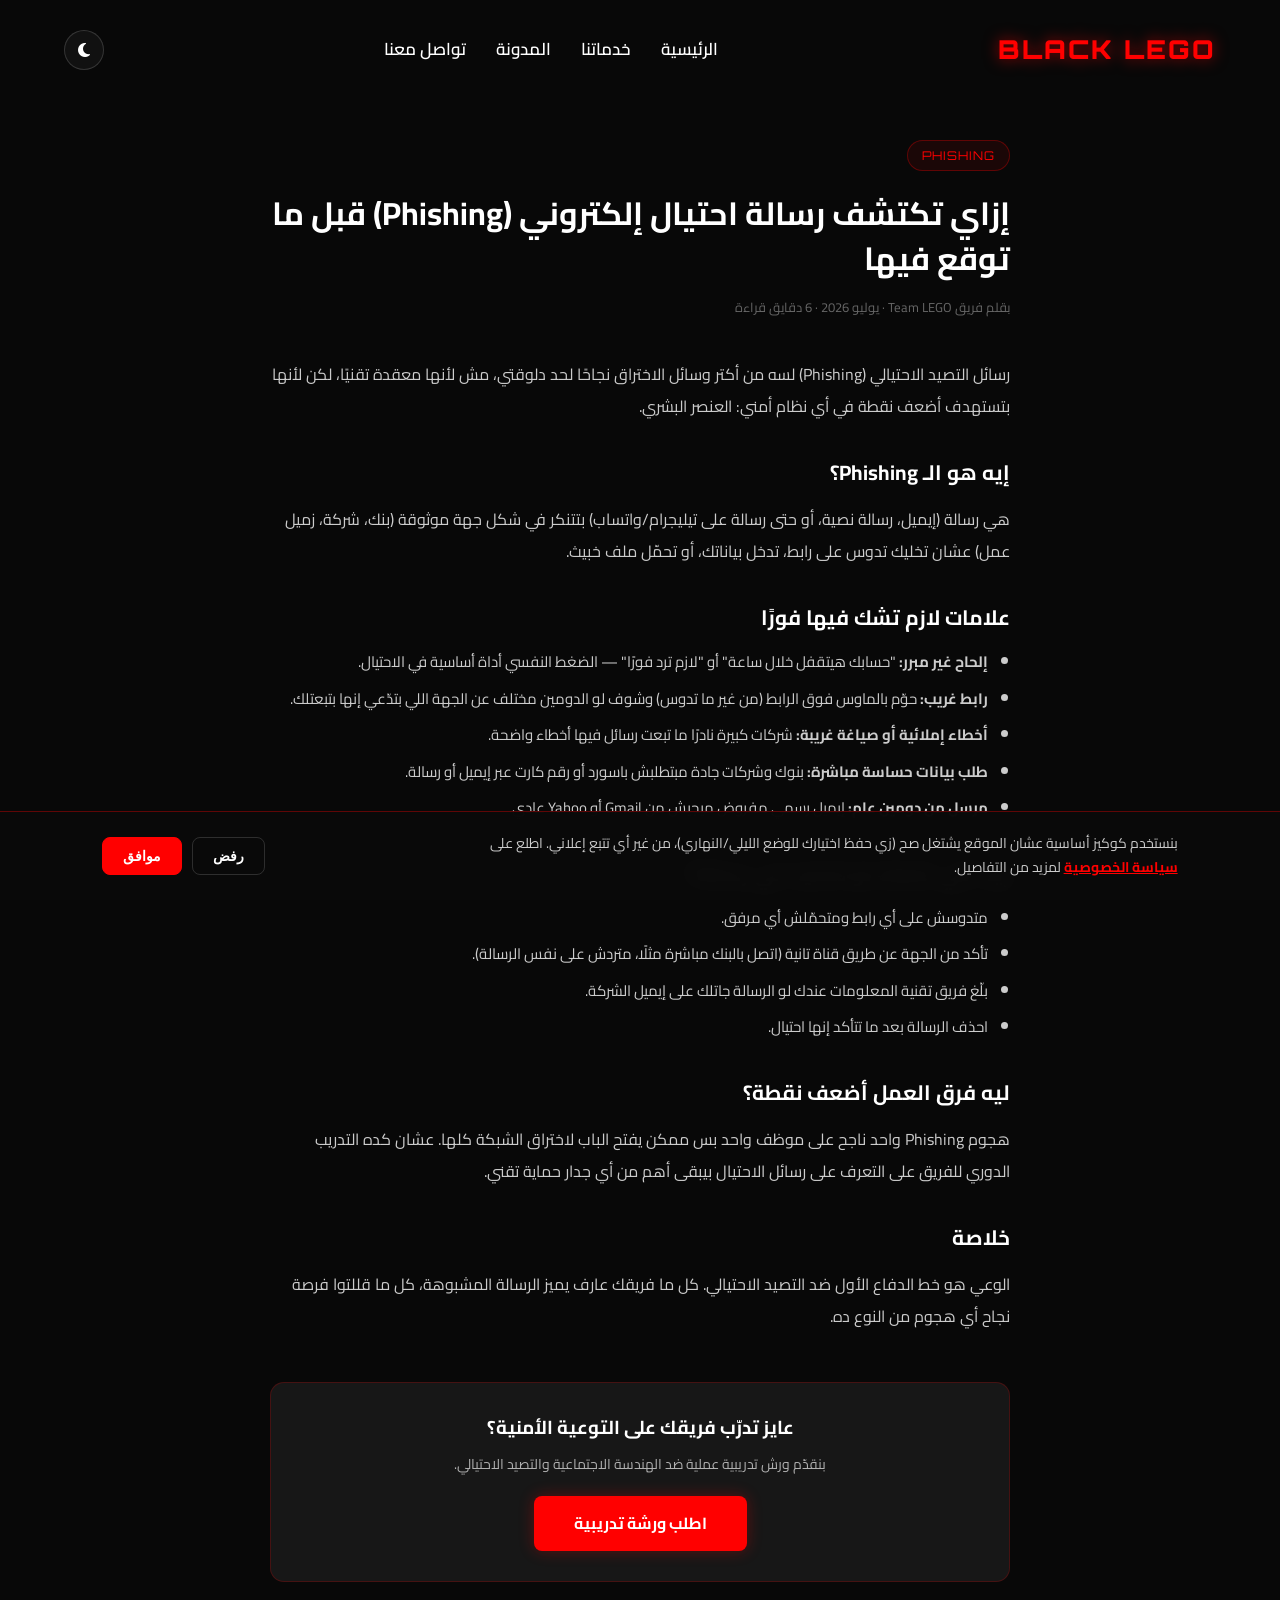
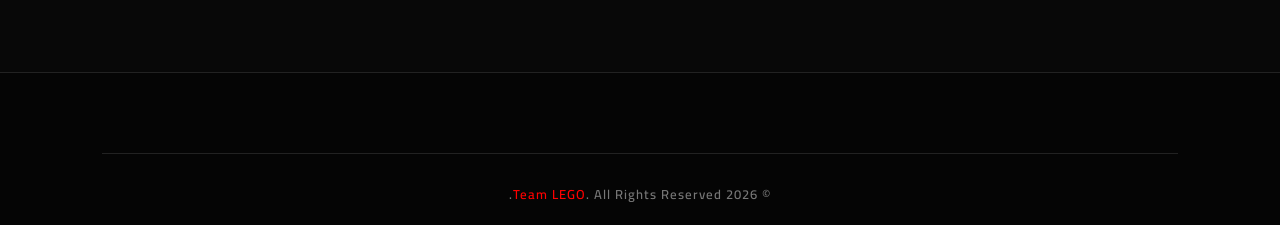
<file: blog/password-security.html>
<!DOCTYPE html>
<html lang="ar" dir="rtl">

<head>
    <meta charset="UTF-8">
    <meta name="viewport" content="width=device-width, initial-scale=1.0">
    <title>إزاي تكتشف رسالة احتيال إلكتروني (Phishing) | مدونة Team LEGO</title>
    <meta name="description" content="علامات واضحة تميز رسائل التصيد الاحتيالي، وخطوات عملية تحمي بيها نفسك وفريقك.">
    <link rel="canonical" href="https://legoteam2.vercel.app/blog/phishing-awareness.html">
    <link rel="icon" type="image/png" href="../logo.png">
    <link
        href="https://fonts.googleapis.com/css2?family=Cairo:wght@400;600;700;900&family=Orbitron:wght@500;900&display=swap"
        rel="stylesheet">
    <link rel="stylesheet" href="https://cdnjs.cloudflare.com/ajax/libs/font-awesome/6.5.1/css/all.min.css">
    <link rel="stylesheet" href="../style.css">
</head>

<body>

    <header>
        <div class="nav-container">
            <div class="nav-logo"><h1 class="logo">Black Lego</h1></div>
            <nav class="nav-menu">
                <ul class="nav-links">
                    <li><a href="../index.html" class="nav-link">الرئيسية</a></li>
                    <li><a href="../index.html#features" class="nav-link">خدماتنا</a></li>
                    <li><a href="../blog.html" class="nav-link active">المدونة</a></li>
                    <li><a href="../index.html#contact" class="nav-link">تواصل معنا</a></li>
                </ul>
            </nav>
                        <button class="theme-toggle" aria-label="تبديل الوضع الليلي/النهاري">
                <i class="fas fa-moon"></i><i class="fas fa-sun"></i>
            </button>
            <button class="mobile-menu-btn" aria-label="فتح القائمة"><i class="fas fa-bars"></i></button>
        </div>
    </header>

    <article class="article-wrap">
        <span class="article-tag">PHISHING</span>
        <h1>إزاي تكتشف رسالة احتيال إلكتروني (Phishing) قبل ما توقع فيها</h1>
        <div class="article-meta">بقلم فريق Team LEGO · يوليو 2026 · 6 دقايق قراءة</div>

        <div class="article-body">
            <p>
                رسائل التصيد الاحتيالي (Phishing) لسه من أكتر وسائل الاختراق نجاحًا لحد دلوقتي، مش لأنها
                معقدة تقنيًا، لكن لأنها بتستهدف أضعف نقطة في أي نظام أمني: العنصر البشري.
            </p>

            <h2>إيه هو الـ Phishing؟</h2>
            <p>
                هي رسالة (إيميل، رسالة نصية، أو حتى رسالة على تيليجرام/واتساب) بتتنكر في شكل جهة موثوقة
                (بنك، شركة، زميل عمل) عشان تخليك تدوس على رابط، تدخل بياناتك، أو تحمّل ملف خبيث.
            </p>

            <h2>علامات لازم تشك فيها فورًا</h2>
            <ul>
                <li><strong>إلحاح غير مبرر:</strong> "حسابك هيتقفل خلال ساعة" أو "لازم ترد فورًا" — الضغط
                    النفسي أداة أساسية في الاحتيال.</li>
                <li><strong>رابط غريب:</strong> حوّم بالماوس فوق الرابط (من غير ما تدوس) وشوف لو الدومين
                    مختلف عن الجهة اللي بتدّعي إنها بتبعتلك.</li>
                <li><strong>أخطاء إملائية أو صياغة غريبة:</strong> شركات كبيرة نادرًا ما تبعت رسائل فيها
                    أخطاء واضحة.</li>
                <li><strong>طلب بيانات حساسة مباشرة:</strong> بنوك وشركات جادة مبتطلبش باسورد أو رقم كارت
                    عبر إيميل أو رسالة.</li>
                <li><strong>مرسل من دومين عام:</strong> إيميل رسمي مفروض ميجيش من Gmail أو Yahoo عادي.</li>
            </ul>

            <h2>إيه اللي تعمله لو شكيت في رسالة؟</h2>
            <ul>
                <li>متدوسش على أي رابط ومتحمّلش أي مرفق.</li>
                <li>تأكد من الجهة عن طريق قناة تانية (اتصل بالبنك مباشرة مثلًا، متردش على نفس الرسالة).</li>
                <li>بلّغ فريق تقنية المعلومات عندك لو الرسالة جاتلك على إيميل الشركة.</li>
                <li>احذف الرسالة بعد ما تتأكد إنها احتيال.</li>
            </ul>

            <h2>ليه فرق العمل أضعف نقطة؟</h2>
            <p>
                هجوم Phishing واحد ناجح على موظف واحد بس ممكن يفتح الباب لاختراق الشبكة كلها. عشان كده
                التدريب الدوري للفريق على التعرف على رسائل الاحتيال بيبقى أهم من أي جدار حماية تقني.
            </p>

            <h2>خلاصة</h2>
            <p>
                الوعي هو خط الدفاع الأول ضد التصيد الاحتيالي. كل ما فريقك عارف يميز الرسالة المشبوهة، كل
                ما قللتوا فرصة نجاح أي هجوم من النوع ده.
            </p>
        </div>

        <div class="article-cta">
            <h3>عايز تدرّب فريقك على التوعية الأمنية؟</h3>
            <p>بنقدّم ورش تدريبية عملية ضد الهندسة الاجتماعية والتصيد الاحتيالي.</p>
            <a href="../index.html#contact" class="btn-main">اطلب ورشة تدريبية</a>
        </div>
    </article>

    <footer class="cyber-footer">
        <div class="footer-bottom">
            <div class="container">
                <p>© 2026 <span class="red-text">Team LEGO</span>. All Rights Reserved.</p>
            </div>
        </div>
    </footer>

    <script src="../script.js"></script>
    <div id="cookie-banner" class="cookie-banner">
        <p class="cookie-text">
            بنستخدم كوكيز أساسية عشان الموقع يشتغل صح (زي حفظ اختيارك للوضع الليلي/النهاري)، من غير أي
            تتبع إعلاني. اطلع على <a href="../legal.html#privacy">سياسة الخصوصية</a> لمزيد من التفاصيل.
        </p>
        <div class="cookie-actions">
            <button id="cookie-reject" class="cookie-btn reject">رفض</button>
            <button id="cookie-accept" class="cookie-btn accept">موافق</button>
        </div>
    </div>

</body>

</html>
</file>
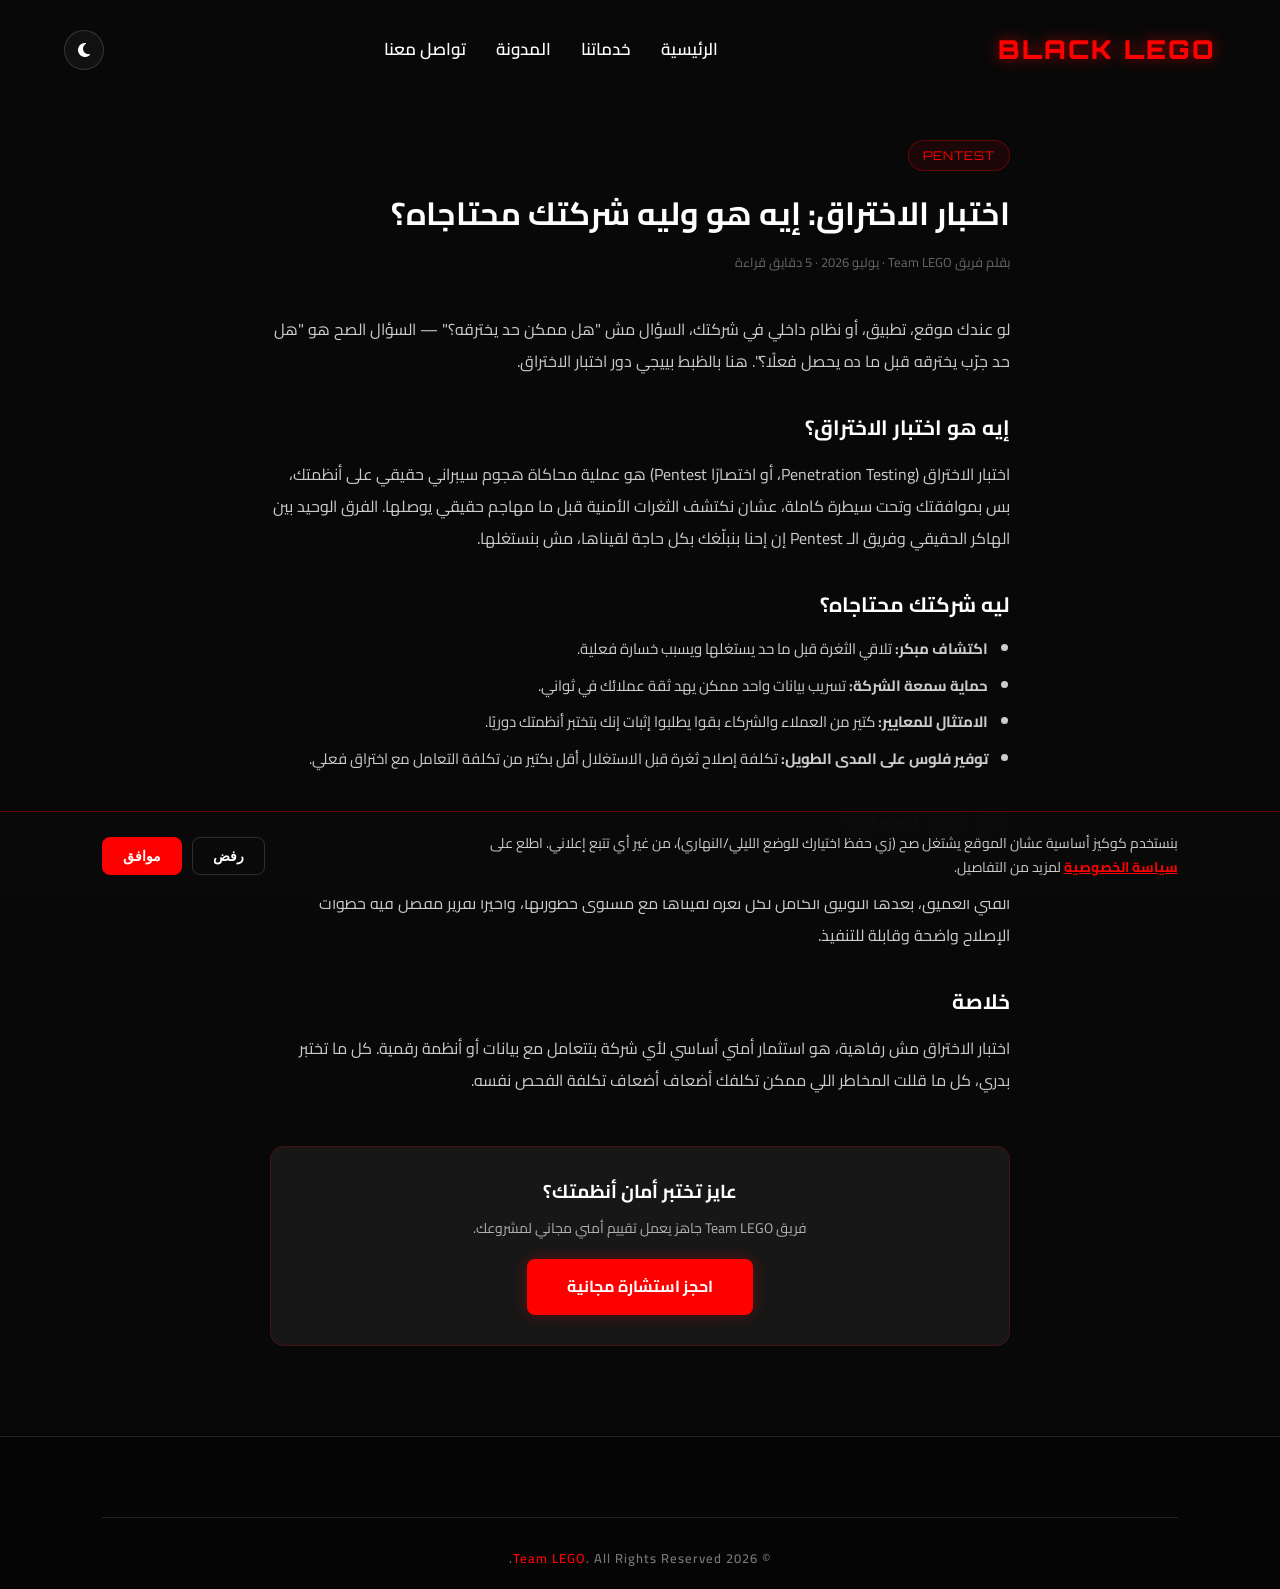
<file: blog/pentest-basics.html>
<!DOCTYPE html>
<html lang="ar" dir="rtl">

<head>
    <meta charset="UTF-8">
    <meta name="viewport" content="width=device-width, initial-scale=1.0">
    <title>اختبار الاختراق: إيه هو وليه شركتك محتاجاه؟ | مدونة Team LEGO</title>
    <meta name="description" content="شرح مبسط لمفهوم اختبار الاختراق (Pentest)، مراحله، وليه هو أهم استثمار أمني ممكن تعمله لشركتك.">
    <link rel="canonical" href="https://legoteam2.vercel.app/blog/pentest-basics.html">
    <link rel="icon" type="image/png" href="../logo.png">
    <link
        href="https://fonts.googleapis.com/css2?family=Cairo:wght@400;600;700;900&family=Orbitron:wght@500;900&display=swap"
        rel="stylesheet">
    <link rel="stylesheet" href="https://cdnjs.cloudflare.com/ajax/libs/font-awesome/6.5.1/css/all.min.css">
    <link rel="stylesheet" href="../style.css">
</head>

<body>

    <header>
        <div class="nav-container">
            <div class="nav-logo"><h1 class="logo">Black Lego</h1></div>
            <nav class="nav-menu">
                <ul class="nav-links">
                    <li><a href="../index.html" class="nav-link">الرئيسية</a></li>
                    <li><a href="../index.html#features" class="nav-link">خدماتنا</a></li>
                    <li><a href="../blog.html" class="nav-link active">المدونة</a></li>
                    <li><a href="../index.html#contact" class="nav-link">تواصل معنا</a></li>
                </ul>
            </nav>
                        <button class="theme-toggle" aria-label="تبديل الوضع الليلي/النهاري">
                <i class="fas fa-moon"></i><i class="fas fa-sun"></i>
            </button>
            <button class="mobile-menu-btn" aria-label="فتح القائمة"><i class="fas fa-bars"></i></button>
        </div>
    </header>

    <article class="article-wrap">
        <span class="article-tag">PENTEST</span>
        <h1>اختبار الاختراق: إيه هو وليه شركتك محتاجاه؟</h1>
        <div class="article-meta">بقلم فريق Team LEGO · يوليو 2026 · 5 دقايق قراءة</div>

        <div class="article-body">
            <p>
                لو عندك موقع، تطبيق، أو نظام داخلي في شركتك، السؤال مش "هل ممكن حد يخترقه؟" — السؤال الصح
                هو "هل حد جرّب يخترقه قبل ما ده يحصل فعلًا؟". هنا بالظبط بييجي دور اختبار الاختراق.
            </p>

            <h2>إيه هو اختبار الاختراق؟</h2>
            <p>
                اختبار الاختراق (Penetration Testing، أو اختصارًا Pentest) هو عملية محاكاة هجوم سيبراني حقيقي
                على أنظمتك، بس بموافقتك وتحت سيطرة كاملة، عشان نكتشف الثغرات الأمنية قبل ما مهاجم حقيقي
                يوصلها. الفرق الوحيد بين الهاكر الحقيقي وفريق الـ Pentest إن إحنا بنبلّغك بكل حاجة لقيناها،
                مش بنستغلها.
            </p>

            <h2>ليه شركتك محتاجاه؟</h2>
            <ul>
                <li><strong>اكتشاف مبكر:</strong> تلاقي الثغرة قبل ما حد يستغلها ويسبب خسارة فعلية.</li>
                <li><strong>حماية سمعة الشركة:</strong> تسريب بيانات واحد ممكن يهد ثقة عملائك في ثواني.</li>
                <li><strong>الامتثال للمعايير:</strong> كتير من العملاء والشركاء بقوا يطلبوا إثبات إنك بتختبر
                    أنظمتك دوريًا.</li>
                <li><strong>توفير فلوس على المدى الطويل:</strong> تكلفة إصلاح ثغرة قبل الاستغلال أقل بكتير
                    من تكلفة التعامل مع اختراق فعلي.</li>
            </ul>

            <h2>إزاي بتتم العملية؟</h2>
            <p>
                بنبدأ بمرحلة تقييم وتحديد نطاق العمل (أي أنظمة هنفحص وأي حاجة برة النطاق)، بعدين مرحلة
                الفحص والتحليل الفني العميق، بعدها التوثيق الكامل لكل ثغرة لقيناها مع مستوى خطورتها،
                وأخيرًا تقرير مفصل فيه خطوات الإصلاح واضحة وقابلة للتنفيذ.
            </p>

            <h2>خلاصة</h2>
            <p>
                اختبار الاختراق مش رفاهية، هو استثمار أمني أساسي لأي شركة بتتعامل مع بيانات أو أنظمة رقمية.
                كل ما تختبر بدري، كل ما قللت المخاطر اللي ممكن تكلفك أضعاف أضعاف تكلفة الفحص نفسه.
            </p>
        </div>

        <div class="article-cta">
            <h3>عايز تختبر أمان أنظمتك؟</h3>
            <p>فريق Team LEGO جاهز يعمل تقييم أمني مجاني لمشروعك.</p>
            <a href="../index.html#contact" class="btn-main">احجز استشارة مجانية</a>
        </div>
    </article>

    <footer class="cyber-footer">
        <div class="footer-bottom">
            <div class="container">
                <p>© 2026 <span class="red-text">Team LEGO</span>. All Rights Reserved.</p>
            </div>
        </div>
    </footer>

    <script src="../script.js"></script>
    <div id="cookie-banner" class="cookie-banner">
        <p class="cookie-text">
            بنستخدم كوكيز أساسية عشان الموقع يشتغل صح (زي حفظ اختيارك للوضع الليلي/النهاري)، من غير أي
            تتبع إعلاني. اطلع على <a href="../legal.html#privacy">سياسة الخصوصية</a> لمزيد من التفاصيل.
        </p>
        <div class="cookie-actions">
            <button id="cookie-reject" class="cookie-btn reject">رفض</button>
            <button id="cookie-accept" class="cookie-btn accept">موافق</button>
        </div>
    </div>

</body>

</html>
</file>
<file: style.css>
@import url('https://fonts.googleapis.com/css2?family=Cairo:wght@400;600;700;900&family=Orbitron:wght@400;600;800;900&display=swap');

:root {
    --main-red: #ff0000;
    --bg-dark: #080808;
    /* تم تفتيح خلفية الكروت قليلاً لزيادة التباين */
    --card-bg: rgba(25, 25, 25, 0.95);
    --card-bg-alt: rgba(20, 20, 20, 0.85);
    --text-gray: #b0b0b0;
    --text-heading: #fff;
    --text-body: #cccccc;
    --header-bg: rgba(15, 15, 15, 0.95);
    --footer-bg: #050505;
    --border-subtle: #222;
    --neon-shadow: 0 0 20px rgba(255, 0, 0, 0.3);
    --font-ar: 'Cairo', sans-serif;
    --font-en: 'Orbitron', sans-serif;
}

/* ============================================================
   LIGHT MODE
   الأقسام "التقنية" زي التيرمينال والشات وهيرو بتفضل داكنة
   دايمًا للحفاظ على هوية الـ hacker terminal، وباقي الموقع
   بيتحول لفاتح.
   ============================================================ */
body.light-mode {
    --bg-dark: #f4f4f6;
    --card-bg: #ffffff;
    --card-bg-alt: #ffffff;
    --text-gray: #4a4a52;
    --text-heading: #131316;
    --text-body: #3c3c42;
    --header-bg: rgba(255, 255, 255, 0.92);
    --footer-bg: #ececef;
    --border-subtle: #e2e2e6;
}
body.light-mode {
    background-color: var(--bg-dark);
}
body.light-mode .service-card,
body.light-mode .why-card,
body.light-mode .price-card,
body.light-mode .testimonial-card,
body.light-mode .process-step,
body.light-mode .blog-card,
body.light-mode .faq-item,
body.light-mode .article-cta,
body.light-mode .legal-section {
    background: var(--card-bg);
    border-color: rgba(0, 0, 0, 0.08);
    box-shadow: 0 4px 18px rgba(0, 0, 0, 0.06);
}
body.light-mode .price-card.featured {
    box-shadow: 0 4px 30px rgba(255, 0, 0, 0.12);
}
body.light-mode .trust-chip {
    color: #666;
    border-color: #ddd;
    background: rgba(0, 0, 0, 0.02);
}
body.light-mode .cyber-footer {
    background: var(--footer-bg);
    border-top-color: var(--border-subtle);
}
body.light-mode .box-content,
body.light-mode .faq-answer p {
    color: var(--text-body);
}
body.light-mode header.scrolled {
    box-shadow: 0 5px 20px rgba(0, 0, 0, 0.08);
}
/* عناصر الطابع التقني تفضل داكنة عمدًا في الوضعين */
body.light-mode .hero,
body.light-mode .terminal-container,
body.light-mode .chat-terminal,
body.light-mode #particleCanvas,
body.light-mode .tg-popup-overlay {
    color: #fff;
}

/* ---- Theme toggle button ---- */
.theme-toggle {
    width: 40px;
    height: 40px;
    border-radius: 50%;
    border: 1px solid rgba(255, 255, 255, 0.15);
    background: rgba(255, 255, 255, 0.04);
    color: #fff;
    display: flex;
    align-items: center;
    justify-content: center;
    cursor: pointer;
    font-size: 16px;
    transition: 0.3s ease;
    flex-shrink: 0;
}
body.light-mode .theme-toggle {
    border-color: rgba(0, 0, 0, 0.12);
    background: rgba(0, 0, 0, 0.04);
    color: #131316;
}
.theme-toggle:hover {
    border-color: var(--main-red);
    color: var(--main-red);
    box-shadow: 0 0 14px rgba(255, 0, 0, 0.3);
}
.theme-toggle .fa-sun { display: none; }
body.light-mode .theme-toggle .fa-moon { display: none; }
body.light-mode .theme-toggle .fa-sun { display: inline-block; }

/* ---- Cookie consent banner ---- */
.cookie-banner {
    position: fixed;
    bottom: 0;
    left: 0;
    right: 0;
    z-index: 9998;
    background: rgba(10, 10, 10, 0.97);
    border-top: 1px solid rgba(255, 0, 0, 0.35);
    backdrop-filter: blur(10px);
    padding: 20px 8%;
    display: none;
    align-items: center;
    justify-content: space-between;
    gap: 20px;
    flex-wrap: wrap;
}
.cookie-banner.show { display: flex; }
body.light-mode .cookie-banner {
    background: rgba(255, 255, 255, 0.97);
    border-top-color: rgba(255, 0, 0, 0.3);
}
.cookie-text {
    color: var(--text-body);
    font-size: 14px;
    max-width: 720px;
    line-height: 1.7;
}
.cookie-text a { color: var(--main-red); font-weight: 700; }
.cookie-actions { display: flex; gap: 10px; flex-shrink: 0; }
.cookie-btn {
    padding: 10px 20px;
    border-radius: 8px;
    font-size: 14px;
    font-weight: 700;
    cursor: pointer;
    border: 1px solid rgba(255, 255, 255, 0.15);
    background: transparent;
    color: var(--text-heading);
    transition: 0.2s;
}
.cookie-btn.accept {
    background: var(--main-red);
    border-color: var(--main-red);
    color: #fff;
}
.cookie-btn.accept:hover { box-shadow: 0 0 16px rgba(255, 0, 0, 0.5); }
.cookie-btn.reject:hover { border-color: var(--main-red); color: var(--main-red); }

@media (max-width: 640px) {
    .cookie-banner { flex-direction: column; align-items: flex-start; text-align: right; }
}

* {
    margin: 0;
    padding: 0;
    box-sizing: border-box;
    outline: none;
    scroll-behavior: smooth;
}

body {
    background: var(--bg-dark);
    color: var(--text-heading);
    font-family: var(--font-ar);
    overflow-x: hidden;
    line-height: 1.6;
}

/* --- Particles Background (تأثير النانو) --- */
#particleCanvas {
    position: absolute;
    top: 0;
    left: 0;
    width: 100%;
    height: 100%;
    z-index: 0;
    background: #000;
}

/* --- Header & Nav --- */
header {
    position: fixed;
    top: 0;
    width: 100%;
    z-index: 999;
    padding: 10px 5%;
    background: transparent;
    transition: all 0.4s cubic-bezier(0.4, 0, 0.2, 1);
}

/* تأثير الهيدر عند النزول (Scrolled) - جعل الخلفية أوضح قليلاً */
header.scrolled {
    background: var(--header-bg);
    backdrop-filter: blur(15px);
    -webkit-backdrop-filter: blur(15px);
    padding: 5px 5%;
    border-bottom: 1px solid rgba(255, 0, 0, 0.4);
    box-shadow: 0 5px 25px rgba(0, 0, 0, 0.7);
}

.nav-container {
    display: flex;
    justify-content: space-between;
    align-items: center;
    height: 80px;
}

.logo {
    font-family: var(--font-en);
    font-weight: 900;
    font-size: 26px;
    letter-spacing: 2px;
    text-transform: uppercase;
    color: var(--main-red);
    text-shadow: 0 0 15px rgba(255, 0, 0, 0.6);
}

.nav-links {
    display: flex;
    list-style: none;
    align-items: center;
    gap: 30px;
}

.nav-link {
    text-decoration: none;
    color: var(--text-heading);
    font-weight: 600;
    font-size: 17px;
    position: relative;
    padding: 10px 0;
    transition: all 0.3s ease;
}

.nav-link::after {
    content: '';
    position: absolute;
    bottom: 0;
    left: 0;
    width: 0;
    height: 2px;
    background-color: var(--main-red);
    box-shadow: 0 0 15px var(--main-red);
    transition: width 0.4s ease;
}

.nav-link:hover,
.nav-link.active {
    color: var(--main-red);
    text-shadow: 0 0 10px rgba(255, 0, 0, 0.8);
}

.nav-link:hover::after,
.nav-link.active::after {
    width: 100%;
}

.btn-nav {
    background: var(--main-red);
    padding: 8px 22px;
    border-radius: 6px;
    font-weight: 700;
    text-decoration: none;
    color: var(--text-heading);
    transition: 0.3s all ease;
    font-family: var(--font-ar);
}

.btn-nav:hover {
    background: #fff;
    color: var(--main-red);
    box-shadow: 0 0 25px var(--main-red);
    transform: translateY(-2px);
}

/* --- Hero Section --- */
.hero {
    position: relative;
    overflow: hidden;
    padding: 150px 8% 100px;
    display: flex;
    flex-direction: column;
    align-items: center;
    justify-content: center;
    min-height: 100vh;
    text-align: center;
}

.hero-img,
.hero h1,
.hero p,
.hero div {
    position: relative;
    z-index: 1;
}

.hero h1 {
    font-family: var(--font-ar);
    font-weight: 900;
    font-size: 3.5rem;
    margin-bottom: 15px;
    line-height: 1.2;
}

.hero-img {
    width: 200px;
    border-radius: 15px;
    border: 2px solid var(--main-red);
    box-shadow: 0 0 30px rgba(255, 0, 0, 0.4);
    margin-bottom: 30px;
    transition: 0.5s ease;
}

.hero-img:hover {
    transform: scale(1.05) rotate(2deg);
}

.btn-main {
    padding: 15px 40px;
    background: var(--main-red);
    color: var(--text-heading);
    text-decoration: none;
    border-radius: 8px;
    font-weight: 700;
    font-family: var(--font-ar);
    display: inline-block;
    transition: 0.3s all ease;
    border: none;
    cursor: pointer;
    box-shadow: 0 0 15px rgba(255, 0, 0, 0.3);
}

.btn-main:hover {
    transform: translateY(-3px);
    box-shadow: 0 10px 25px rgba(255, 0, 0, 0.5);
    background: #e60000;
}

/* --- Services Section --- */
.services {
    padding: 100px 8%;
    background: var(--bg-dark);
    position: relative;
}

.section-title {
    font-family: var(--font-ar);
    font-size: 2.5rem;
    text-align: center;
    margin-bottom: 60px;
    font-weight: 900;
}

.services-grid {
    display: grid;
    grid-template-columns: repeat(auto-fit, minmax(280px, 1fr));
    gap: 30px;
}

.service-card {
    /* تم تفتيح الخلفية وإضافة إطار خفيف لتمييز البوكسات */
    background: rgba(30, 30, 30, 0.8);
    padding: 40px 30px;
    border-radius: 20px;
    text-align: center;
    cursor: pointer;
    position: relative;
    overflow: hidden;
    backdrop-filter: blur(10px);
    border: 1px solid rgba(255, 255, 255, 0.05);
    box-shadow: 0 10px 30px rgba(0, 0, 0, 0.3);
    transition: transform 0.6s cubic-bezier(0.4, 0, 0.2, 1), box-shadow 0.6s cubic-bezier(0.4, 0, 0.2, 1), background 0.6s ease;
    will-change: transform, box-shadow;
}

.service-card:hover {
    transform: translateY(-15px);
    box-shadow: inset 0 0 0 1.5px rgba(255, 0, 0, 0.8), 0 0 25px rgba(255, 0, 0, 0.3);
    background: rgba(255, 0, 0, 0.08);
}

.service-icon {
    font-size: 50px;
    color: var(--main-red);
    margin-bottom: 20px;
    transition: all 0.6s ease;
}

.service-card:hover .service-icon {
    transform: scale(1.1);
    filter: drop-shadow(0 0 15px var(--main-red));
}

.service-card h3 {
    font-family: var(--font-ar);
    font-size: 22px;
    margin-bottom: 15px;
    color: var(--text-heading);
}

.service-card p {
    color: var(--text-gray);
    font-size: 15px;
    line-height: 1.7;
}

.service-card::after {
    content: '';
    position: absolute;
    bottom: 0;
    left: 50%;
    transform: translateX(-50%);
    width: 0;
    height: 3px;
    background: var(--main-red);
    box-shadow: 0 0 20px var(--main-red);
    transition: width 0.6s ease;
}

.service-card:hover::after {
    width: 100%;
}

/* --- Projects Exclusive Section --- */
.projects-exclusive {
    padding: 100px 8%;
    background: radial-gradient(circle at center, #0f0f0f 0%, #000 100%);
    overflow: hidden;
}

.projects-perspective-wrapper {
    display: flex;
    flex-direction: column;
    gap: 80px;
    margin-top: 50px;
}

.project-card-inner {
    display: flex;
    align-items: center;
    gap: 60px;
    width: 100%;
    max-width: 1100px;
    margin: 0 auto;
}

.flex-reverse {
    flex-direction: row-reverse;
}

.project-img-box {
    flex: 1;
    width: 100%;
    height: 350px;
    position: relative;
    transform: perspective(1000px) rotateY(12deg);
    transition: all 0.7s cubic-bezier(0.4, 0, 0.2, 1);
}

.project-perspective-card:nth-child(even) .project-img-box {
    transform: perspective(1000px) rotateY(-12deg);
}

.project-img-box img {
    width: 100%;
    height: 100%;
    object-fit: cover;
    border-radius: 25px;
    /* زيادة وضوح الإطار حول صور المشاريع */
    border: 1px solid rgba(255, 0, 0, 0.3);
    box-shadow: 0 15px 35px rgba(0, 0, 0, 0.8);
    transition: all 0.7s ease;
}

.project-content-box {
    flex: 1;
    z-index: 5;
    display: flex;
    flex-direction: column;
    justify-content: center;
    height: 350px;
}

.project-tag {
    color: var(--main-red);
    font-family: 'Orbitron', sans-serif;
    font-size: 13px;
    letter-spacing: 2px;
    display: block;
    margin-bottom: 10px;
}

.project-content-box h3 {
    font-size: 38px;
    color: var(--text-heading);
    margin-bottom: 15px;
}

.project-content-box p {
    color: var(--text-body);
    /* تفتيح لون الخط قليلاً */
    font-size: 17px;
    line-height: 1.6;
    margin-bottom: 25px;
    display: -webkit-box;
    -webkit-line-clamp: 3;
    -webkit-box-orient: vertical;
    overflow: hidden;
}

.project-actions {
    display: flex;
    align-items: center;
    gap: 20px;
}

.btn-view {
    padding: 12px 30px;
    border: 1.5px solid var(--main-red);
    color: var(--text-heading);
    text-decoration: none;
    border-radius: 8px;
    transition: all 0.5s ease;
    background: transparent;
}

.btn-view:hover {
    background: var(--main-red);
    box-shadow: 0 0 20px rgba(255, 0, 0, 0.6);
}

.project-date {
    color: #666;
    font-family: 'Orbitron';
    font-size: 14px;
}

.project-perspective-card:hover .project-img-box {
    transform: perspective(1000px) rotateY(0deg) translateY(-10px);
}

.project-perspective-card:hover img {
    border-color: rgba(255, 0, 0, 0.8);
    box-shadow: 0 0 40px rgba(255, 0, 0, 0.35);
}

footer {
    padding: 40px;
    text-align: center;
    color: #888;
    font-family: var(--font-en);
    font-weight: 600;
    letter-spacing: 1px;
    border-top: 1px solid rgba(255, 0, 0, 0.2);
    background: var(--bg-dark);
}

/* --- About Section Background Update Only --- */
.about-cyber {
    padding: 100px 8%;
    background: linear-gradient(180deg, #150000 0%, #000000 100%);
    position: relative;
    border-top: 1px solid rgba(255, 0, 0, 0.3);
}

.cyber-timeline {
    position: relative;
    max-width: 1000px;
    margin: 50px auto;
    padding-right: 40px;
}

.v-line {
    position: absolute;
    right: 0;
    top: 0;
    width: 2px;
    height: 100%;
    background: #ff0000;
    box-shadow: 0 0 10px rgba(255, 0, 0, 0.5);
}

.timeline-box {
    position: relative;
    margin-bottom: 30px;
    width: 100%;
}

.led-point {
    position: absolute;
    right: -7px;
    top: 25px;
    width: 16px;
    height: 16px;
    background: #ff0000;
    border-radius: 50%;
    box-shadow: 0 0 15px #ff0000, 0 0 30px #ff0000;
    z-index: 5;
}

.box-content {
    /* تم تفتيح خلفية المحتوى في سكشن من نحن وإضافة إطار أوضح */
    background: rgba(25, 25, 25, 0.98);
    border: 1px solid #333;
    border-radius: 12px;
    padding: 25px;
    margin-right: 40px;
    box-shadow: 0 10px 20px rgba(0, 0, 0, 0.4);
    transition: 0.3s ease;
}

.box-tag {
    color: #888;
    font-size: 11px;
    font-family: 'Orbitron';
    letter-spacing: 2px;
    display: block;
    margin-bottom: 8px;
}

.box-content h3 {
    color: var(--text-heading);
    font-size: 20px;
    margin-bottom: 12px;
    font-family: var(--font-ar);
}

.box-content p {
    color: #b0b0b0;
    font-size: 15px;
    line-height: 1.7;
}

.timeline-box:hover .box-content {
    border-color: #ff0000;
    background: rgba(30, 30, 30, 1);
}

@media (max-width: 968px) {
    .project-card-inner {
        flex-direction: column !important;
        text-align: center;
        gap: 30px;
    }

    .project-img-box,
    .project-content-box {
        height: auto;
    }

    .project-img-box {
        transform: none !important;
    }
}

.cyber-link {
    color: var(--main-red);
    text-decoration: none;
    font-weight: 600;
    transition: 0.3s;
}

.cyber-link:hover {
    text-shadow: 0 0 10px var(--main-red);
    color: var(--text-heading);
}

/* --- Cyber Terminal Contact Section --- */
.contact-cyber-terminal {
    padding: 100px 8%;
    background: #000;
}

.terminal-container {
    background: #0d0d0d;
    border: 1px solid #444;
    /* توضيح حدود التيرمينال */
    border-radius: 10px;
    box-shadow: 0 20px 60px rgba(0, 0, 0, 0.9), 0 0 15px rgba(255, 0, 0, 0.1);
    overflow: hidden;
    max-width: 1100px;
    margin: 0 auto;
}

.terminal-header {
    background: #222;
    padding: 12px 20px;
    display: flex;
    align-items: center;
    border-bottom: 1px solid #444;
}

.dots span {
    display: inline-block;
    width: 12px;
    height: 12px;
    border-radius: 50%;
    margin-right: 8px;
}

.dots span:nth-child(1) {
    background: #ff5f56;
}

.dots span:nth-child(2) {
    background: #ffbd2e;
}

.dots span:nth-child(3) {
    background: #27c93f;
}

.terminal-title {
    color: #999;
    font-family: var(--font-en);
    font-size: 13px;
    margin-left: 20px;
    letter-spacing: 1px;
}

.terminal-body {
    padding: 30px;
    font-family: 'Courier New', Courier, monospace;
}

.terminal-grid {
    display: grid;
    grid-template-columns: 1.5fr 1fr;
    gap: 40px;
}

.cmd-root {
    color: var(--main-red);
    font-weight: bold;
}

.cmd-text {
    color: #eee;
}

.contact-entry {
    margin: 15px 0;
    padding-left: 20px;
}

.entry-label {
    color: #777;
    font-size: 14px;
    margin-right: 10px;
}

.entry-value {
    color: var(--text-heading);
    text-decoration: none;
    font-weight: bold;
    transition: 0.3s;
}

.entry-value.highlight:hover {
    color: var(--main-red);
    text-shadow: 0 0 10px var(--main-red);
}

.mt-20 {
    margin-top: 20px;
}

.blink {
    animation: blinker 1s linear infinite;
    color: #27c93f;
}

@keyframes blinker {
    50% {
        opacity: 0;
    }
}

.terminal-specs {
    border-left: 1px solid #333;
    padding-left: 40px;
    display: flex;
    flex-direction: column;
    justify-content: space-between;
}

.spec-item {
    display: flex;
    gap: 15px;
    margin-bottom: 20px;
}

.spec-icon {
    font-size: 24px;
}

.spec-item strong {
    color: var(--text-heading);
    display: block;
    font-size: 14px;
}

.spec-item p {
    color: #888;
    font-size: 12px;
}

.lego-slogan {
    margin-top: 30px;
    text-align: center;
    padding: 20px;
    border: 1px solid rgba(255, 0, 0, 0.2);
    background: rgba(255, 0, 0, 0.04);
}

.glitch-text {
    font-family: var(--font-en);
    font-size: 28px;
    font-weight: 900;
    color: var(--text-heading);
    text-transform: uppercase;
    letter-spacing: 4px;
}

.sub-slogan {
    color: var(--main-red);
    font-size: 12px;
    font-family: var(--font-en);
    display: block;
    margin-bottom: 5px;
}

.arabic-slogan {
    color: #888;
    font-size: 14px;
}

@media (max-width: 900px) {
    .terminal-grid {
        grid-template-columns: 1fr;
    }

    .terminal-specs {
        border-left: none;
        padding-left: 0;
        border-top: 1px solid #333;
        padding-top: 30px;
    }
}

/* --- Cyber Footer Style --- */
.cyber-footer {
    background: #050505;
    padding: 80px 8% 20px;
    border-top: 1px solid #222;
    position: relative;
    overflow: hidden;
}

.footer-grid {
    display: grid;
    grid-template-columns: 1.5fr 1fr 1.2fr;
    gap: 60px;
    margin-bottom: 50px;
}

.footer-logo {
    font-family: var(--font-en);
    font-size: 30px;
    font-weight: 900;
    letter-spacing: 3px;
    margin-bottom: 20px;
}

.red-text {
    color: var(--main-red);
}

.footer-desc {
    color: #aaa;
    font-size: 14px;
    line-height: 1.8;
    margin-bottom: 25px;
}

.footer-status {
    font-family: var(--font-en);
    font-size: 12px;
    color: #666;
    display: flex;
    align-items: center;
    gap: 10px;
}

.status-dot {
    width: 8px;
    height: 8px;
    background: #27c93f;
    border-radius: 50%;
    box-shadow: 0 0 10px #27c93f;
}

.footer-col h4 {
    color: var(--text-heading);
    font-size: 18px;
    margin-bottom: 25px;
    position: relative;
    padding-bottom: 10px;
}

.footer-col h4::after {
    content: '';
    position: absolute;
    bottom: 0;
    right: 0;
    width: 30px;
    height: 2px;
    background: var(--main-red);
}

.footer-links {
    list-style: none;
}

.footer-links li {
    margin-bottom: 12px;
}

.footer-links a {
    color: #aaa;
    text-decoration: none;
    transition: 0.3s;
    font-size: 15px;
}

.footer-links a:hover {
    color: var(--main-red);
    padding-right: 10px;
}

.social-icons {
    display: flex;
    gap: 15px;
    margin: 20px 0;
}

.social-icons a {
    width: 40px;
    height: 40px;
    background: #1a1a1a;
    border: 1px solid #333;
    color: var(--text-heading);
    display: flex;
    align-items: center;
    justify-content: center;
    text-decoration: none;
    border-radius: 5px;
    transition: 0.3s;
}

.social-icons a:hover {
    background: var(--main-red);
    box-shadow: 0 0 15px var(--main-red);
    transform: translateY(-5px);
}

.slogan-badge {
    display: inline-block;
    padding: 5px 15px;
    border: 1px solid #444;
    color: #888;
    font-family: var(--font-en);
    font-size: 11px;
    letter-spacing: 2px;
}

.footer-bottom {
    border-top: 1px solid #222;
    padding-top: 30px;
    text-align: center;
}

.footer-bottom p {
    color: #777;
    font-size: 13px;
    font-family: var(--font-ar);
}

/* --- Telegram Popup CSS --- */
.tg-popup-overlay {
    position: fixed;
    top: 0;
    left: 0;
    width: 100%;
    height: 100%;
    background: rgba(0, 0, 0, 0.9);
    display: none;
    justify-content: center;
    align-items: center;
    z-index: 9999;
    backdrop-filter: blur(8px);
}

.tg-popup-overlay.show {
    display: flex;
}

.tg-popup-content {
    background: #0f0f0f;
    border: 1px solid var(--main-red);
    padding: 40px;
    border-radius: 20px;
    text-align: center;
    max-width: 400px;
    position: relative;
    box-shadow: 0 0 40px rgba(255, 0, 0, 0.25);
    transform: translateY(20px);
    transition: 0.4s;
}

.tg-icon-box {
    font-size: 60px;
    color: #24A1DE;
    margin-bottom: 20px;
    filter: drop-shadow(0 0 10px rgba(36, 161, 222, 0.5));
}

.tg-popup-content h3 {
    color: var(--text-heading);
    margin-bottom: 10px;
    font-size: 24px;
}

.tg-popup-content p {
    color: #aaa;
    margin-bottom: 25px;
    line-height: 1.6;
}

.tg-join-btn {
    display: inline-block;
    padding: 12px 30px;
    background: var(--main-red);
    color: var(--text-heading);
    text-decoration: none;
    border-radius: 5px;
    font-weight: bold;
    transition: 0.3s;
}

.tg-join-btn:hover {
    background: #fff;
    color: #000;
    box-shadow: 0 0 20px #fff;
}

.close-popup {
    position: absolute;
    top: 15px;
    right: 15px;
    background: none;
    border: none;
    color: #888;
    font-size: 25px;
    cursor: pointer;
}

/* ==================== */
/* MEDIA QUERIES - RESPONSIVE */
/* ==================== */

@media (max-width: 1024px) {
    .hero h1 {
        font-size: 2.8rem;
    }

    .section-title {
        font-size: 2.2rem;
    }

    .project-content-box h3 {
        font-size: 32px;
    }

    .footer-grid {
        grid-template-columns: 1fr 1fr;
        gap: 40px;
    }

    .terminal-grid {
        gap: 30px;
    }
}

@media (max-width: 768px) {
    .hero {
        padding: 120px 5% 80px;
    }

    .hero h1 {
        font-size: 2.3rem;
    }

    .hero-img {
        width: 180px;
    }

    .nav-container {
        height: 70px;
    }

    .logo {
        font-size: 22px;
    }

    .nav-links {
        position: fixed;
        top: 0;
        right: -100%;
        width: 280px;
        height: 100vh;
        background: rgba(12, 12, 12, 0.98);
        backdrop-filter: blur(15px);
        flex-direction: column;
        justify-content: center;
        gap: 25px;
        transition: 0.5s ease;
        z-index: 1000;
        padding: 80px 30px;
    }

    .nav-links.active {
        right: 0;
    }

    .nav-link {
        font-size: 18px;
        padding: 12px 0;
        width: 100%;
        text-align: center;
    }

    .mobile-menu-btn {
        display: block;
        background: none;
        border: none;
        color: var(--text-heading);
        font-size: 28px;
        cursor: pointer;
        z-index: 1001;
        position: relative;
    }

    .btn-nav {
        margin-top: 20px;
        padding: 10px 25px;
    }

    .services-grid {
        grid-template-columns: repeat(auto-fit, minmax(250px, 1fr));
        gap: 25px;
    }

    .project-content-box h3 {
        font-size: 28px;
    }

    .project-content-box p {
        font-size: 16px;
    }

    .footer-grid {
        grid-template-columns: 1fr;
        gap: 40px;
    }

    .cyber-timeline {
        padding-right: 30px;
    }

    .box-content {
        margin-right: 30px;
    }

    .terminal-body {
        padding: 20px;
    }
}

@media (max-width: 576px) {
    .hero {
        padding: 100px 20px 60px;
    }

    .hero h1 {
        font-size: 1.9rem;
        line-height: 1.3;
    }

    .hero p {
        font-size: 16px;
        padding: 0 10px;
    }

    .hero-img {
        width: 160px;
        margin-bottom: 25px;
    }

    .btn-main {
        padding: 13px 30px;
        font-size: 15px;
    }

    .section-title {
        font-size: 1.9rem;
        margin-bottom: 40px;
    }

    .services,
    .projects-exclusive,
    .about-cyber,
    .contact-cyber-terminal {
        padding: 70px 20px;
    }

    .services-grid {
        grid-template-columns: 1fr;
    }

    .service-card {
        padding: 30px 20px;
    }

    .project-card-inner {
        gap: 25px;
    }

    .project-img-box,
    .project-content-box {
        height: auto;
    }

    .project-img-box {
        transform: none !important;
        height: 250px;
    }

    .project-content-box h3 {
        font-size: 24px;
    }

    .project-actions {
        flex-direction: column;
        align-items: flex-start;
        gap: 15px;
    }

    .btn-view {
        width: 100%;
        text-align: center;
    }

    .glitch-text {
        font-size: 22px;
        letter-spacing: 2px;
    }

    .tg-popup-content {
        margin: 20px;
        padding: 30px 20px;
    }

    .terminal-grid {
        gap: 20px;
    }

    .spec-item {
        flex-direction: column;
        gap: 8px;
    }

    .social-icons {
        justify-content: center;
    }
}

@media (max-width: 375px) {
    .hero h1 {
        font-size: 1.7rem;
    }

    .logo {
        font-size: 20px;
    }

    .nav-links {
        width: 100%;
    }

    .service-icon {
        font-size: 45px;
    }

    .project-content-box h3 {
        font-size: 22px;
    }

    .project-tag {
        font-size: 12px;
    }

    .footer-logo {
        font-size: 26px;
    }
}

/* ==================== */
/* ENHANCEMENTS FOR MOBILE */
/* ==================== */

@media (hover: none) and (pointer: coarse) {
    .nav-link:hover::after {
        width: 0;
    }

    .nav-link.active::after {
        width: 100%;
    }

    .service-card {
        transition: transform 0.3s ease;
    }

    .service-card:active {
        transform: scale(0.98);
    }

    .btn-main:active,
    .btn-nav:active,
    .btn-view:active {
        transform: scale(0.95);
    }
}

@media (min-width: 1600px) {
    .hero h1 {
        font-size: 4rem;
    }

    .services-grid {
        grid-template-columns: repeat(auto-fit, minmax(320px, 1fr));
    }

    .project-card-inner {
        max-width: 1300px;
    }
}

/* ==================== */
/* ACCESSIBILITY IMPROVEMENTS */
/* ==================== */

@media (max-width: 768px) {
    body {
        font-size: 16px;
        line-height: 1.7;
    }

    .box-content p,
    .service-card p,
    .footer-desc {
        font-size: 15px;
        line-height: 1.8;
    }
}

@media (max-width: 768px) {

    .btn-main,
    .btn-nav,
    .btn-view,
    .tg-join-btn {
        min-height: 48px;
        display: flex;
        align-items: center;
        justify-content: center;
    }

    .nav-link {
        min-height: 44px;
        display: flex;
        align-items: center;
        justify-content: center;
    }
}

/* ==================== */
/* UTILITY CLASSES FOR RESPONSIVE */
/* ==================== */

.mobile-only {
    display: none !important;
}

.desktop-only {
    display: block !important;
}

@media (max-width: 768px) {
    .mobile-only {
        display: block !important;
    }

    .desktop-only {
        display: none !important;
    }
}

.padding-responsive {
    padding: 80px 5%;
}

@media (max-width: 576px) {
    .padding-responsive {
        padding: 60px 20px;
    }
}

/* ==================== */
/* FIXES FOR OVERFLOW & EMPTY SPACES */
/* ==================== */

html,
body {
    max-width: 100vw;
    overflow-x: hidden;
}

.container-fix {
    width: 100%;
    max-width: 100%;
    margin: 0 auto;
    padding-left: 15px;
    padding-right: 15px;
    box-sizing: border-box;
}

.hero,
.services,
.projects-exclusive,
.about-cyber,
.contact-cyber-terminal,
.cyber-footer {
    width: 100%;
    overflow: hidden;
    position: relative;
}

header,
.nav-container {
    max-width: 100vw;
    width: 100%;
    box-sizing: border-box;
}

img {
    max-width: 100%;
    height: auto;
    display: block;
}

@media (max-width: 768px) {

    .hero,
    .services,
    .projects-exclusive,
    .about-cyber,
    .contact-cyber-terminal,
    .cyber-footer {
        padding-left: 15px !important;
        padding-right: 15px !important;
    }

    .hero {
        padding-top: 100px !important;
        padding-bottom: 60px !important;
    }
}

.project-img-box {
    max-width: 100%;
    overflow: hidden;
}

.project-img-box img {
    width: 100%;
    height: 100%;
    object-fit: cover;
}

.footer-grid {
    width: 100%;
    box-sizing: border-box;
}

/* ==================== */
/* SPECIFIC FIXES FOR COMMON ISSUES */
/* ==================== */

@media (max-width: 576px) {
    * {
        max-width: 100vw;
    }

    body {
        position: relative;
        width: 100%;
    }

    .project-img-box,
    .service-card {
        transform: none !important;
    }
}

.section-inner {
    width: 100%;
    padding: 0 15px;
    box-sizing: border-box;
}

@media (max-width: 480px) {
    .hero h1 {
        font-size: 1.5rem;
        word-wrap: break-word;
        overflow-wrap: break-word;
    }

    .btn-main,
    .btn-nav,
    .btn-view {
        width: 100%;
        text-align: center;
    }

    .project-actions {
        flex-direction: column;
        width: 100%;
    }
}

.services-grid,
.footer-grid {
    display: grid;
    grid-template-columns: repeat(auto-fit, minmax(min(100%, 300px), 1fr));
    gap: 20px;
}

.section-title {
    padding: 0 10px;
    box-sizing: border-box;
    word-break: break-word;
}

.cyber-timeline {
    width: 100%;
    box-sizing: border-box;
}

.box-content {
    max-width: 100%;
    word-wrap: break-word;
}

.terminal-container {
    width: 100%;
    max-width: 100%;
    box-sizing: border-box;
}

@media (max-width: 768px) {
    .nav-links {
        width: 100%;
        right: -100%;
    }

    .nav-links.active {
        right: 0;
    }
}

.service-card,
.project-perspective-card {
    margin-bottom: 20px;
}

@supports (-webkit-touch-callout: none) {

    .hero,
    .services,
    .projects-exclusive {
        min-height: -webkit-fill-available;
    }
}

/* ==================== */
/* UTILITY CLASSES FOR QUICK FIXES */
/* ==================== */

.no-scroll-x {
    overflow-x: hidden !important;
}

.full-width {
    width: 100vw !important;
    position: relative !important;
    left: 50% !important;
    right: 50% !important;
    margin-left: -50vw !important;
    margin-right: -50vw !important;
}

.fix-overflow {
    overflow: hidden !important;
}

.padding-safe {
    padding-left: env(safe-area-inset-left) !important;
    padding-right: env(safe-area-inset-right) !important;
}

/* ==================== */
/* FIX FOR VERY SMALL SCREENS */
/* ==================== */

@media (max-width: 320px) {
    body {
        font-size: 14px;
    }

    .hero h1 {
        font-size: 1.3rem;
    }

    .logo {
        font-size: 16px;
    }

    .btn-main {
        padding: 10px 20px;
        font-size: 14px;
    }
}

/* ==================== */
/* FIX FOR MEDIUM SCREENS */
/* ==================== */

@media (min-width: 769px) and (max-width: 1024px) {
    .container-fix {
        max-width: 95%;
        margin: 0 auto;
    }

    .hero h1 {
        font-size: 2.5rem;
    }
}

.debug-border * {
    border: 1px solid red;
}

.dev-info-box {
    margin-top: 15px;
    background: rgba(20, 20, 20, 0.6);
    /* تفتيح بسيط لخلفية الكريديت */
    padding: 8px 12px;
    border-right: 2px solid #00ff00;
    display: inline-block;
    font-family: 'Courier New', monospace;
    font-size: 0.9rem;
    border: 1px solid rgba(0, 255, 0, 0.2);
}

.cmd-symbol {
    color: #888;
    margin-left: 5px;
    font-weight: bold;
}

.dev-credit-link {
    text-decoration: none;
    color: #00ff00;
    transition: all 0.4s ease;
    text-shadow: 0 0 5px rgba(0, 255, 0, 0.3);
}

.dev-name {
    font-weight: 900;
    letter-spacing: 1px;
}

.dev-credit-link:hover {
    color: var(--text-heading);
    text-shadow: 0 0 10px #00ff00, 0 0 20px #00ff00;
}

.dev-info-box::after {
    content: "_";
    color: #00ff00;
    animation: blinkCursor 0.8s infinite;
}

@keyframes blinkCursor {

    0%,
    100% {
        opacity: 0;
    }

    50% {
        opacity: 1;
    }
}

/* ============================================================
   PROFESSIONAL EXPANSION — added sections
   Same visual identity (red/black cyber), extended for a
   full corporate-grade services site.
   ============================================================ */

/* mobile menu button (icon) */
.mobile-menu-btn { display: none; }
@media (max-width: 968px) {
    .mobile-menu-btn { display: block; }
}

/* ---- Trust bar (logos/certs row) ---- */
.trust-bar {
    background: #0c0c0c;
    border-top: 1px solid rgba(255,0,0,0.15);
    border-bottom: 1px solid rgba(255,0,0,0.15);
    padding: 26px 8%;
}
.trust-row {
    display: flex;
    justify-content: center;
    align-items: center;
    gap: 18px;
    flex-wrap: wrap;
    max-width: 1100px;
    margin: 0 auto;
}
.trust-chip {
    font-family: var(--font-en);
    font-size: 13px;
    letter-spacing: 1px;
    color: #999;
    border: 1px solid #333;
    padding: 8px 18px;
    border-radius: 20px;
    background: rgba(255,255,255,0.02);
}

/* ---- Stats counters ---- */
.stats-cyber {
    padding: 80px 8%;
    background: var(--bg-dark);
    border-bottom: 1px solid rgba(255,0,0,0.15);
}
.stats-grid {
    display: grid;
    grid-template-columns: repeat(4, 1fr);
    gap: 30px;
    max-width: 1100px;
    margin: 0 auto;
    text-align: center;
}
.stat-item .stat-number {
    font-family: var(--font-en);
    font-weight: 900;
    font-size: 3rem;
    color: var(--main-red);
    text-shadow: 0 0 20px rgba(255,0,0,0.4);
}
.stat-item .stat-label {
    color: var(--text-gray);
    margin-top: 8px;
    font-size: 14px;
}
@media (max-width: 768px) {
    .stats-grid { grid-template-columns: repeat(2, 1fr); gap: 40px 20px; }
}

/* ---- Why us ---- */
.why-us {
    padding: 100px 8%;
    background: radial-gradient(circle at center, #0f0f0f 0%, #000 100%);
}
.why-grid {
    display: grid;
    grid-template-columns: repeat(auto-fit, minmax(260px, 1fr));
    gap: 30px;
    max-width: 1100px;
    margin: 0 auto;
}
.why-card {
    border: 1px solid rgba(255,255,255,0.06);
    background: rgba(20,20,20,0.7);
    border-radius: 16px;
    padding: 30px;
    text-align: center;
    transition: 0.4s ease;
}
.why-card:hover {
    border-color: rgba(255,0,0,0.5);
    transform: translateY(-6px);
}
.why-icon {
    font-size: 36px;
    color: var(--main-red);
    margin-bottom: 16px;
}
.why-card h4 { color: var(--text-heading); font-size: 18px; margin-bottom: 10px; }
.why-card p { color: var(--text-gray); font-size: 14px; line-height: 1.7; }

/* ---- Process / how we work ---- */
.process-cyber {
    padding: 100px 8%;
    background: var(--bg-dark);
}
.process-row {
    display: grid;
    grid-template-columns: repeat(auto-fit, minmax(220px, 1fr));
    gap: 24px;
    max-width: 1100px;
    margin: 0 auto;
    counter-reset: step;
}
.process-step {
    position: relative;
    background: rgba(25,25,25,0.8);
    border: 1px solid rgba(255,255,255,0.06);
    border-radius: 14px;
    padding: 30px 24px;
}
.process-step::before {
    counter-increment: step;
    content: "0" counter(step);
    font-family: var(--font-en);
    font-weight: 900;
    font-size: 2rem;
    color: rgba(255,0,0,0.3);
    display: block;
    margin-bottom: 10px;
}
.process-step h4 { color: var(--text-heading); font-size: 17px; margin-bottom: 8px; }
.process-step p { color: var(--text-gray); font-size: 14px; }

/* ---- Pricing ---- */
.pricing-cyber {
    padding: 100px 8%;
    background: radial-gradient(circle at center, #0f0f0f 0%, #000 100%);
}
.pricing-grid {
    display: grid;
    grid-template-columns: repeat(auto-fit, minmax(280px, 1fr));
    gap: 30px;
    max-width: 1100px;
    margin: 0 auto;
    align-items: stretch;
}
.price-card {
    background: rgba(20,20,20,0.85);
    border: 1px solid rgba(255,255,255,0.07);
    border-radius: 18px;
    padding: 36px 28px;
    display: flex;
    flex-direction: column;
    transition: 0.4s ease;
}
.price-card.featured {
    border-color: var(--main-red);
    box-shadow: 0 0 40px rgba(255,0,0,0.15);
    transform: scale(1.03);
}
.price-card:hover { transform: translateY(-8px); }
.price-card.featured:hover { transform: scale(1.03) translateY(-8px); }
.price-tag {
    font-family: var(--font-en);
    font-size: 12px;
    color: var(--main-red);
    letter-spacing: 2px;
    margin-bottom: 6px;
}
.price-card h3 { color: var(--text-heading); font-size: 22px; margin-bottom: 14px; }
.price-value {
    font-family: var(--font-en);
    font-size: 2.2rem;
    font-weight: 900;
    color: var(--text-heading);
    margin-bottom: 20px;
}
.price-value span { font-size: 14px; color: var(--text-gray); font-weight: 400; }
.price-features {
    list-style: none;
    margin-bottom: 30px;
    flex-grow: 1;
}
.price-features li {
    color: var(--text-gray);
    font-size: 14px;
    padding: 8px 0;
    border-bottom: 1px solid rgba(255,255,255,0.05);
}
.price-features li i { color: var(--main-red); margin-left: 8px; }

/* ---- Testimonials ---- */
.testimonials-cyber {
    padding: 100px 8%;
    background: var(--bg-dark);
}
.testimonials-grid {
    display: grid;
    grid-template-columns: repeat(auto-fit, minmax(280px, 1fr));
    gap: 26px;
    max-width: 1100px;
    margin: 0 auto;
}
.testimonial-card {
    background: rgba(20,20,20,0.7);
    border: 1px solid rgba(255,255,255,0.06);
    border-radius: 16px;
    padding: 28px;
}
.testimonial-stars { color: var(--main-red); margin-bottom: 14px; font-size: 14px; }
.testimonial-card p { color: var(--text-body); font-size: 15px; line-height: 1.8; margin-bottom: 20px; }
.testimonial-author { display: flex; align-items: center; gap: 12px; }
.testimonial-avatar {
    width: 42px; height: 42px; border-radius: 50%;
    background: linear-gradient(135deg, rgba(255,0,0,0.3), rgba(255,0,0,0.05));
    display: flex; align-items: center; justify-content: center;
    font-family: var(--font-en); color: var(--main-red); font-weight: 900;
    border: 1px solid rgba(255,0,0,0.3);
}
.testimonial-name { color: var(--text-heading); font-size: 14px; font-weight: 700; }
.testimonial-role { color: #777; font-size: 12px; }

/* ---- FAQ ---- */
.faq-cyber {
    padding: 100px 8%;
    background: radial-gradient(circle at center, #0f0f0f 0%, #000 100%);
}
.faq-list {
    max-width: 850px;
    margin: 0 auto;
}
.faq-item {
    border: 1px solid rgba(255,255,255,0.07);
    border-radius: 12px;
    margin-bottom: 14px;
    overflow: hidden;
    background: rgba(20,20,20,0.6);
}
.faq-question {
    display: flex;
    justify-content: space-between;
    align-items: center;
    padding: 20px 24px;
    cursor: pointer;
    color: var(--text-heading);
    font-weight: 600;
    font-size: 16px;
}
.faq-question i { color: var(--main-red); transition: 0.3s ease; }
.faq-item.open .faq-question i { transform: rotate(45deg); }
.faq-answer {
    max-height: 0;
    overflow: hidden;
    transition: max-height 0.4s ease;
    padding: 0 24px;
}
.faq-item.open .faq-answer {
    max-height: 300px;
    padding: 0 24px 22px;
}
.faq-answer p { color: var(--text-gray); font-size: 14px; line-height: 1.8; }

/* ---- Final CTA band ---- */
.cta-final {
    padding: 90px 8%;
    background: linear-gradient(180deg, #000 0%, #150000 100%);
    text-align: center;
    border-top: 1px solid rgba(255,0,0,0.2);
}
.cta-final h2 { font-size: 2.2rem; color: var(--text-heading); margin-bottom: 16px; }
.cta-final p { color: var(--text-gray); max-width: 600px; margin: 0 auto 30px; }
.cta-final-actions { display: flex; gap: 16px; justify-content: center; flex-wrap: wrap; }

@media (max-width: 576px) {
    .stat-item .stat-number { font-size: 2.2rem; }
    .price-card.featured { transform: none; }
    .price-card.featured:hover { transform: translateY(-6px); }
}

/* ============================================================
   AI CHAT ASSISTANT SECTION
   ============================================================ */
.ai-chat-cyber {
    padding: 100px 8%;
    background: var(--bg-dark);
}

.chat-terminal {
    background: #0d0d0d;
    border: 1px solid #444;
    border-radius: 10px;
    box-shadow: 0 20px 60px rgba(0, 0, 0, 0.9), 0 0 15px rgba(255, 0, 0, 0.1);
    overflow: hidden;
    max-width: 800px;
    margin: 0 auto;
    display: flex;
    flex-direction: column;
}

.chat-body {
    padding: 26px;
    height: 420px;
    overflow-y: auto;
    display: flex;
    flex-direction: column;
    gap: 20px;
}

.chat-body::-webkit-scrollbar { width: 6px; }
.chat-body::-webkit-scrollbar-thumb { background: rgba(255,0,0,0.4); border-radius: 3px; }

.chat-msg {
    display: flex;
    gap: 12px;
    align-items: flex-start;
    max-width: 85%;
    animation: chatIn 0.3s ease;
}
@keyframes chatIn {
    from { opacity: 0; transform: translateY(8px); }
    to { opacity: 1; transform: translateY(0); }
}

.chat-msg.user {
    flex-direction: row-reverse;
    align-self: flex-end;
}

.chat-avatar {
    width: 34px;
    height: 34px;
    border-radius: 50%;
    display: flex;
    align-items: center;
    justify-content: center;
    flex-shrink: 0;
    font-size: 14px;
}
.bot-avatar {
    background: rgba(255,0,0,0.12);
    border: 1px solid rgba(255,0,0,0.4);
    color: var(--main-red);
}
.user-avatar {
    background: rgba(255,255,255,0.08);
    border: 1px solid rgba(255,255,255,0.2);
    color: var(--text-heading);
}

.chat-bubble {
    background: rgba(30,30,30,0.9);
    border: 1px solid rgba(255,255,255,0.06);
    border-radius: 14px;
    padding: 12px 16px;
    color: #ddd;
    font-size: 14.5px;
    line-height: 1.7;
}
.chat-msg.user .chat-bubble {
    background: rgba(255,0,0,0.12);
    border-color: rgba(255,0,0,0.3);
    color: var(--text-heading);
}

.chat-typing {
    display: flex;
    align-items: center;
    gap: 12px;
    padding: 0 26px 16px;
}
.typing-dots {
    display: flex;
    gap: 4px;
    background: rgba(30,30,30,0.9);
    border: 1px solid rgba(255,255,255,0.06);
    border-radius: 14px;
    padding: 12px 16px;
}
.typing-dots span {
    width: 6px;
    height: 6px;
    border-radius: 50%;
    background: var(--main-red);
    animation: typingBlink 1.2s infinite ease-in-out;
}
.typing-dots span:nth-child(2) { animation-delay: 0.2s; }
.typing-dots span:nth-child(3) { animation-delay: 0.4s; }
@keyframes typingBlink {
    0%, 60%, 100% { opacity: 0.25; transform: translateY(0); }
    30% { opacity: 1; transform: translateY(-3px); }
}

.chat-input-row {
    display: flex;
    gap: 10px;
    padding: 18px 20px;
    border-top: 1px solid #333;
    background: #111;
}
.chat-input-row input {
    flex: 1;
    background: #0a0a0a;
    border: 1px solid #333;
    border-radius: 8px;
    padding: 12px 16px;
    color: var(--text-heading);
    font-family: var(--font-ar);
    font-size: 14px;
    outline: none;
    transition: 0.2s;
}
.chat-input-row input:focus { border-color: var(--main-red); }
.chat-send-btn {
    background: var(--main-red);
    color: var(--text-heading);
    border: none;
    width: 44px;
    height: 44px;
    border-radius: 8px;
    cursor: pointer;
    font-size: 16px;
    transition: 0.2s;
    flex-shrink: 0;
}
.chat-send-btn:hover { background: #e60000; box-shadow: 0 0 15px rgba(255,0,0,0.5); }

@media (max-width: 576px) {
    .chat-body { height: 340px; }
    .chat-msg { max-width: 95%; }
}
/* ============================================================
   BLOG
   ============================================================ */
.blog-hero {
    padding: 160px 8% 60px;
    text-align: center;
}
.blog-hero h1 { font-size: 2.4rem; color: var(--text-heading); margin-bottom: 14px; }
.blog-hero p { color: var(--text-gray); max-width: 560px; margin: 0 auto; }

.blog-grid {
    display: grid;
    grid-template-columns: repeat(auto-fit, minmax(300px, 1fr));
    gap: 30px;
    max-width: 1100px;
    margin: 0 auto;
    padding: 0 8% 100px;
}
.blog-card {
    background: var(--card-bg);
    border: 1px solid rgba(255,255,255,0.06);
    border-radius: 14px;
    overflow: hidden;
    display: flex;
    flex-direction: column;
    transition: 0.3s ease;
}
.blog-card:hover { border-color: rgba(255,0,0,0.4); transform: translateY(-6px); }
.blog-card-img {
    height: 170px;
    background: linear-gradient(135deg, rgba(255,0,0,0.15), rgba(0,0,0,0.6));
    display: flex; align-items: center; justify-content: center;
    font-size: 2.4rem; color: var(--main-red);
}
.blog-card-body { padding: 24px; display: flex; flex-direction: column; flex-grow: 1; }
.blog-card-tag {
    font-family: var(--font-en); font-size: 11px; letter-spacing: 1px;
    color: var(--main-red); margin-bottom: 10px;
}
.blog-card h3 { color: var(--text-heading); font-size: 18px; margin-bottom: 10px; }
.blog-card p { color: var(--text-gray); font-size: 14px; line-height: 1.7; flex-grow: 1; margin-bottom: 18px; }
.blog-card-meta {
    display: flex; justify-content: space-between; align-items: center;
    font-size: 12px; color: #666; margin-bottom: 16px;
}
.blog-read-link { color: var(--main-red); font-weight: 700; font-size: 14px; }
.blog-read-link i { margin-right: 6px; }

/* ---- Article page ---- */
.article-wrap {
    max-width: 780px;
    margin: 140px auto 90px;
    padding: 0 20px;
}
.article-tag {
    display: inline-block;
    font-family: var(--font-en); font-size: 12px; letter-spacing: 1px;
    color: var(--main-red); border: 1px solid rgba(255,0,0,0.3);
    background: rgba(255,0,0,0.08); padding: 5px 14px; border-radius: 20px;
    margin-bottom: 20px;
}
.article-wrap h1 { color: var(--text-heading); font-size: 2rem; line-height: 1.4; margin-bottom: 16px; }
.article-meta { color: #666; font-size: 13px; margin-bottom: 40px; }
.article-body p { color: var(--text-body); font-size: 16px; line-height: 2; margin-bottom: 22px; }
.article-body h2 { color: var(--text-heading); font-size: 1.3rem; margin: 34px 0 14px; }
.article-body ul { padding-right: 22px; margin-bottom: 22px; }
.article-body li { color: var(--text-body); font-size: 15px; line-height: 1.9; margin-bottom: 8px; }
.article-cta {
    background: var(--card-bg);
    border: 1px solid rgba(255,0,0,0.2);
    border-radius: 14px;
    padding: 30px;
    text-align: center;
    margin-top: 50px;
}
.article-cta h3 { color: var(--text-heading); margin-bottom: 10px; }
.article-cta p { color: var(--text-gray); margin-bottom: 20px; font-size: 14px; }
</file>
